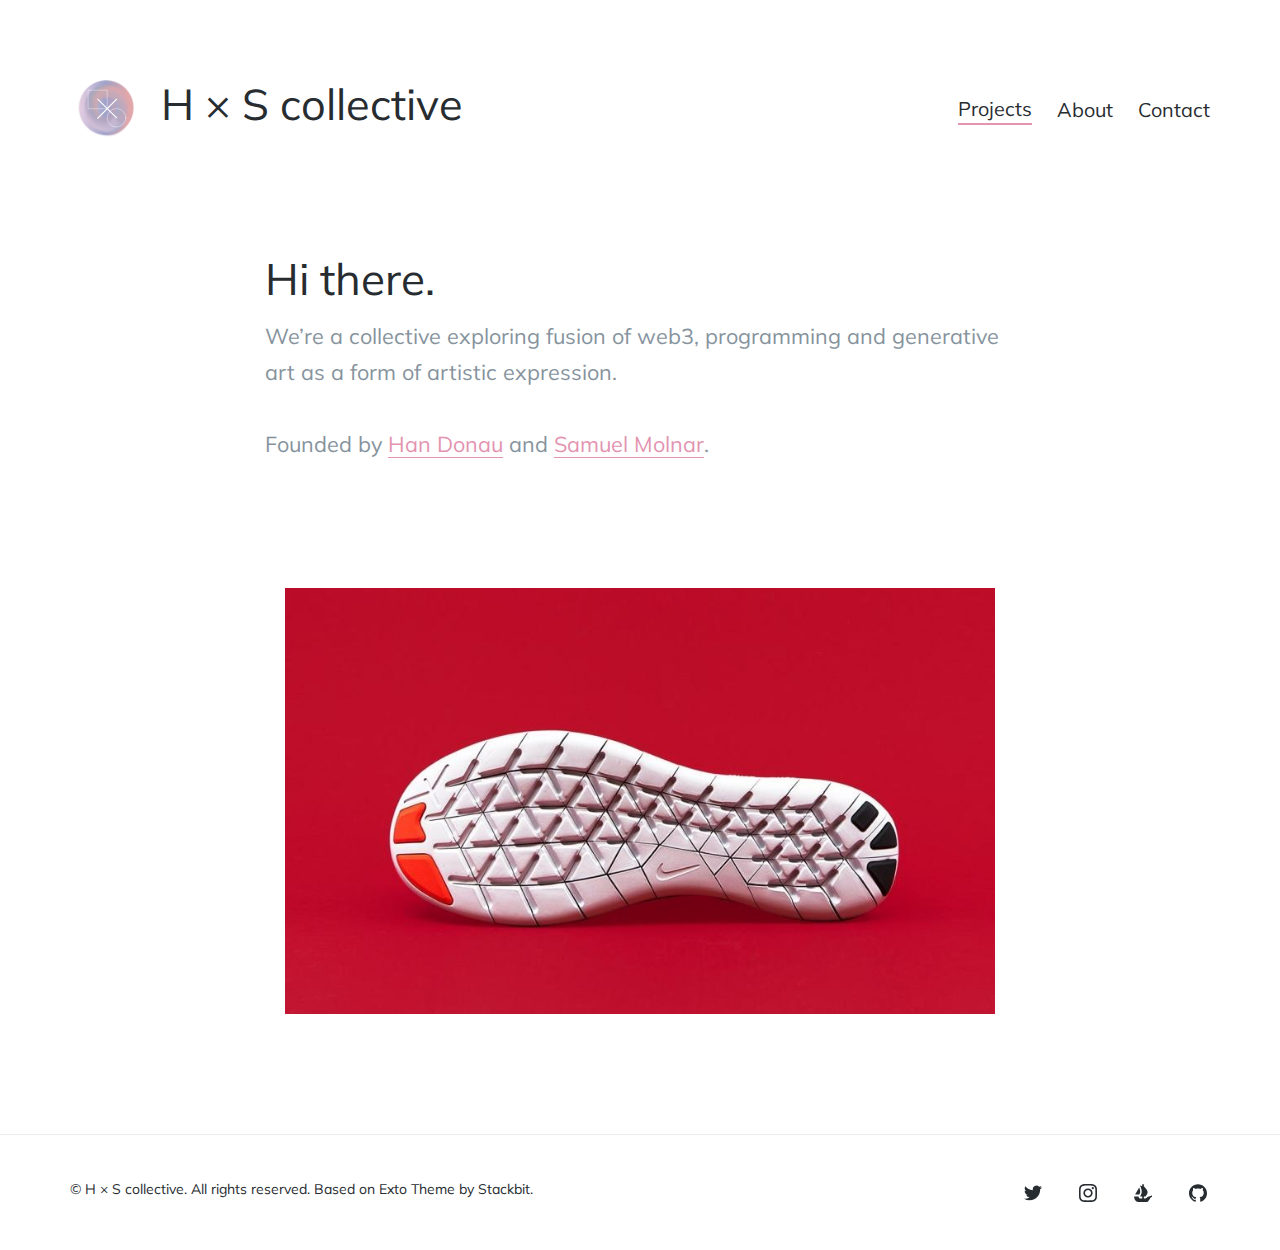
<file: index.html>
<!doctype html>
<html lang="en">
    <head>    

        <title>H × S collective</title>
        <meta charset="utf-8">
        <meta name="viewport" content="width=device-width, initial-scale=1.0" />
        <meta name="google" content="notranslate" />
        <meta name="description" content="We’re a collective exploring fusion of web3, programming and generative art as a form of artistic expression. Founded by hanillu.com and smolnar.eth." />
        
        
        
          
          
          
            <meta property="og:type" content="website">
          
        
          
          
          
            <meta property="og:title" content="H × S collective">
          
        
          
          
          
            <meta property="og:description" content="We’re a collective exploring fusion of web3, programming and generative art as a form of artistic expression. Founded by hanillu.com and smolnar.eth.">
          
        
          
          
          
            
            
          
        
          
          
          
            <meta name="twitter:card" content="summary_large_image">
          
        
          
          
          
            <meta name="twitter:title" content="H × S collective">
          
        
          
          
          
            <meta name="twitter:description" content="We’re a collective exploring fusion of web3, programming and generative art as a form of artistic expression. Founded by hanillu.com and smolnar.eth.">
          
        
          
          
          
            
            
          
        
        <link rel="preconnect" href="https://fonts.googleapis.com"> 
        <link rel="preconnect" href="https://fonts.gstatic.com" crossorigin> 
        <link href="https://fonts.googleapis.com/css?family=Muli:300,400,600,700" rel="stylesheet">
        <link href="https://fonts.googleapis.com/css2?family=Megrim" rel="stylesheet">
        <link rel="stylesheet" href="/css/main.css">
        
        
        <link rel="icon" href="/images/favicon.ico">
        
        
    </head>
    <body class="palette-light accent-pink">
        <div id="page" class="site">
  <header id="masthead" class="site-header outer">
  <div class="inner">
    <div class="site-header-inside">
      <div class="site-branding">
        <p class="site-title">
          <a href="/">
            <svg class="logo"><use xlink:href="/images/logo.svg#logo"></use></svg>
            <span>H × S collective</span>
          </a>
        </p>
      </div><!-- .site-branding -->
      
      
      <button id="menu-open" class="menu-toggle"><span class="screen-reader-text">Close Menu</span><span class="icon-menu" aria-hidden="true"></span></button>
      <nav id="main-navigation" class="site-navigation" aria-label="Main Navigation">
        <div class="site-nav-inside">
          <button id="menu-close" class="menu-toggle"><span class="screen-reader-text">Open Menu</span><span class="icon-close" aria-hidden="true"></span></button>
          <ul class="menu">
            
              
              
              <li class="menu-item current-menu-item">
                
                


<a href="/"
  
  
  class="">
  
    Projects
  
</a>

              </li>
            
              
              
              <li class="menu-item">
                
                


<a href="/about/"
  
  
  class="">
  
    About
  
</a>

              </li>
            
              
              
              <li class="menu-item">
                
                


<a href="/contact/"
  
  
  class="">
  
    Contact
  
</a>

              </li>
            
          </ul><!-- .menu -->
        </div><!-- .site-nav-inside -->
      </nav><!-- .site-navigation -->
      
    </div><!-- .site-header-inside -->
  </div><!-- .inner -->
</header><!-- .site-header -->

  <main id="content" class="site-content">
    



  
  
<section id="hero" class="block block-hero outer">
  <div class="inner">
    
    
    <div class="block-header inner-sm">
      <h2 class="block-title">Hi there.</h2>
    </div>
    
    
    
    <div class="block-content inner-sm">
      <p>We’re a collective exploring fusion of web3, programming and generative art as a form of artistic expression. <br /><br />Founded by <a href="https://hanillu.com" target="_blank">Han Donau</a> and <a href="https://twitter.com/samuelmolnar" target="_blank">Samuel Molnar</a>.</p>

    </div>
    
    
    
  </div><!-- .inner -->
</section><!-- .block -->


  
  
<section id="latest-projects" class="block-portfolio block outer">
  <div>
    
    <div class="block-content">
      <div class="portfolio-feed layout-mosaic">
        
        
        <article id="project-planemo" class="project">
          
          
          
          
          <a href="https://opensea.io/collection/planemo" target="_blank" class="project-link">
            
            
            <div class="project-thumbnail">
              <img src="/images/1_thumb.jpg" alt="Planemo #1" />
            </div>
            
            <header class="project-header">
              <h3 class="project-title">
                <span>Planemo</span>
                <br>
                <small>Planemo is a collection of 21 unique illustrations of dark, rogue parts of the universe.</small>
              </h3>
            </header>
          </a>
        </article>
        
      </div>
    </div>
  </div><!-- .inner -->
</section><!-- .block -->



  </main><!-- .site-content -->
  <footer id="colophon" class="site-footer outer">
  <div class="inner">
    <div class="site-footer-inside">
      <div class="site-info">
        
        
        <span class="copyright">&copy; H × S collective. All rights reserved. Based on Exto Theme by Stackbit.</span>
        
        
      </div><!-- .site-info -->
      
      
      <div class="social-links">
        
          


<a href="https://twitter.com/hxscollective"
   target="_blank"
   rel="noopener "
  class=" button-icon">
  
    
    
<svg class="icon" viewBox="0 0 24 24" xmlns="http://www.w3.org/2000/svg">
  
  <path d="M23.954 4.569a10 10 0 01-2.825.775 4.958 4.958 0 002.163-2.723c-.951.555-2.005.959-3.127 1.184a4.92 4.92 0 00-8.384 4.482C7.691 8.094 4.066 6.13 1.64 3.161a4.822 4.822 0 00-.666 2.475c0 1.71.87 3.213 2.188 4.096a4.904 4.904 0 01-2.228-.616v.061a4.923 4.923 0 003.946 4.827 4.996 4.996 0 01-2.212.085 4.937 4.937 0 004.604 3.417 9.868 9.868 0 01-6.102 2.105c-.39 0-.779-.023-1.17-.067a13.995 13.995 0 007.557 2.209c9.054 0 13.999-7.496 13.999-13.986 0-.209 0-.42-.015-.63a9.936 9.936 0 002.46-2.548l-.047-.02z"/>
  
</svg>

    <span class="screen-reader-text">Twitter</span>
  
</a>

        
          


<a href="https://www.instagram.com/hxscollective"
   target="_blank"
   rel="noopener "
  class=" button-icon">
  
    
    
<svg class="icon" viewBox="0 0 24 24" xmlns="http://www.w3.org/2000/svg">
  
  <path d="M12 0C8.74 0 8.333.015 7.053.072 5.775.132 4.905.333 4.14.63c-.789.306-1.459.717-2.126 1.384S.935 3.35.63 4.14C.333 4.905.131 5.775.072 7.053.012 8.333 0 8.74 0 12s.015 3.667.072 4.947c.06 1.277.261 2.148.558 2.913a5.885 5.885 0 001.384 2.126A5.868 5.868 0 004.14 23.37c.766.296 1.636.499 2.913.558C8.333 23.988 8.74 24 12 24s3.667-.015 4.947-.072c1.277-.06 2.148-.262 2.913-.558a5.898 5.898 0 002.126-1.384 5.86 5.86 0 001.384-2.126c.296-.765.499-1.636.558-2.913.06-1.28.072-1.687.072-4.947s-.015-3.667-.072-4.947c-.06-1.277-.262-2.149-.558-2.913a5.89 5.89 0 00-1.384-2.126A5.847 5.847 0 0019.86.63c-.765-.297-1.636-.499-2.913-.558C15.667.012 15.26 0 12 0zm0 2.16c3.203 0 3.585.016 4.85.071 1.17.055 1.805.249 2.227.415.562.217.96.477 1.382.896.419.42.679.819.896 1.381.164.422.36 1.057.413 2.227.057 1.266.07 1.646.07 4.85s-.015 3.585-.074 4.85c-.061 1.17-.256 1.805-.421 2.227a3.81 3.81 0 01-.899 1.382 3.744 3.744 0 01-1.38.896c-.42.164-1.065.36-2.235.413-1.274.057-1.649.07-4.859.07-3.211 0-3.586-.015-4.859-.074-1.171-.061-1.816-.256-2.236-.421a3.716 3.716 0 01-1.379-.899 3.644 3.644 0 01-.9-1.38c-.165-.42-.359-1.065-.42-2.235-.045-1.26-.061-1.649-.061-4.844 0-3.196.016-3.586.061-4.861.061-1.17.255-1.814.42-2.234.21-.57.479-.96.9-1.381.419-.419.81-.689 1.379-.898.42-.166 1.051-.361 2.221-.421 1.275-.045 1.65-.06 4.859-.06l.045.03zm0 3.678a6.162 6.162 0 100 12.324 6.162 6.162 0 100-12.324zM12 16c-2.21 0-4-1.79-4-4s1.79-4 4-4 4 1.79 4 4-1.79 4-4 4zm7.846-10.405a1.441 1.441 0 01-2.88 0 1.44 1.44 0 012.88 0z"/>
  
</svg>

    <span class="screen-reader-text">Instagram</span>
  
</a>

        
          


<a href="https://opensea.io/HxScollective"
   target="_blank"
   rel="noopener "
  class=" button-icon">
  
    
    
<svg class="icon" viewBox="0 0 24 24" xmlns="http://www.w3.org/2000/svg">
  
  <path xmlns="http://www.w3.org/2000/svg" d="m 1.5727616,13.848374 0.083965,-0.146516 5.0640081,-8.7943078 c 0.074016,-0.1287954 0.2480032,-0.1154457 0.3040234,0.024395 0.8459694,2.1048137 1.5760056,4.7224561 1.234001,6.3520908 -0.1459982,0.670486 -0.5460129,1.578586 -0.9960347,2.417822 -0.057966,0.12212 -0.1219895,0.242032 -0.1899924,0.357477 -0.03197,0.05326 -0.085999,0.08437 -0.1440086,0.08437 H 1.7207501 c -0.1400289,0 -0.2220044,-0.16875 -0.1479885,-0.295336 z" id="path835" style="stroke-width:0.455783"/>
  <path xmlns="http://www.w3.org/2000/svg" d="m 24.144742,15.482521 v 1.392068 c 0,0.07991 -0.044,0.150982 -0.108017,0.182052 -0.391968,0.186519 -1.733986,0.870355 -2.291982,1.731778 -1.423994,2.200233 -2.511997,5.346312 -4.944008,5.346312 H 6.6547223 c -3.5959766,0 -6.50997783,-3.245965 -6.50997783,-7.251258 v -0.128795 c 0,-0.106562 0.0779956,-0.193145 0.17398701,-0.193145 H 5.9747367 c 0.1119974,0 0.1940157,0.115445 0.1840232,0.237565 -0.040015,0.408525 0.02799,0.825934 0.2019753,1.205598 0.3359912,0.75707 1.032026,1.229993 1.7839941,1.229993 H 10.944744 V 16.807983 H 8.1767409 c -0.1420186,0 -0.225984,-0.182053 -0.1440087,-0.310848 0.030024,-0.05105 0.064023,-0.104353 0.1000147,-0.164284 0.2619755,-0.412943 0.6359912,-1.054616 1.007974,-1.785082 0.2540157,-0.492852 0.5000289,-1.019079 0.6980242,-1.547468 0.040015,-0.09547 0.071983,-0.193145 0.1039942,-0.288661 0.053987,-0.168702 0.1100077,-0.326359 0.1499787,-0.483968 0.04002,-0.133214 0.07203,-0.273102 0.104038,-0.404107 0.094,-0.448479 0.133972,-0.923611 0.133972,-1.416511 0,-0.193145 -0.008,-0.395175 -0.02401,-0.5883684 -0.008,-0.2109135 -0.03197,-0.421827 -0.05597,-0.6327408 -0.01601,-0.1865181 -0.04598,-0.3707793 -0.07799,-0.5639247 -0.04002,-0.2819867 -0.09599,-0.5617158 -0.160015,-0.8437022 L 9.9907562,7.6717567 C 9.9427391,7.4786113 9.9027249,7.2943018 9.8467481,7.1011567 9.6887235,6.4950205 9.5067337,5.9044433 9.3147509,5.3516114 9.2447582,5.131814 9.1647291,4.9209005 9.0847436,4.7099867 8.9667338,4.392464 8.8467335,4.1038505 8.7367265,3.8307482 8.6807496,3.7064187 8.6327324,3.5931822 8.584758,3.4777368 8.5307278,3.3467322 8.474751,3.2157759 8.4187307,3.0913983 8.3787595,2.9959299 8.3327322,2.9071371 8.3007206,2.818344 L 7.9587598,2.1167394 C 7.9107422,2.0212713 7.9907279,1.9080349 8.0847293,1.9368963 L 10.224744,2.580778 h 0.006 c 0.004,0 0.006,0.00221 0.008,0.00221 l 0.281961,0.086584 0.310035,0.097677 0.113988,0.035536 V 1.3907397 c 0,-0.68162724 0.491982,-1.23445893 1.099985,-1.23445893 0.304024,0 0.580015,0.13763165 0.778011,0.36189535 0.197995,0.22426374 0.322018,0.53064538 0.322018,0.87256358 V 3.486621 l 0.227974,0.071025 c 0.018,0.00668 0.03599,0.015561 0.05199,0.028862 0.05602,0.04663 0.136007,0.1154936 0.23801,0.1998204 0.07998,0.071073 0.165984,0.1576569 0.270022,0.24645 0.205999,0.1843091 0.451968,0.4218752 0.72199,0.6949295 0.07198,0.068864 0.141975,0.1398885 0.205999,0.2109615 0.347973,0.3596385 0.737995,0.7815135 1.109978,1.2477609 0.103993,0.1309566 0.205998,0.2641701 0.309992,0.4040591 0.104038,0.1420977 0.214002,0.2819865 0.310037,0.421875 0.125969,0.1864704 0.261975,0.3796158 0.379985,0.5816931 0.05597,0.095468 0.12,0.1931454 0.173987,0.2886132 0.152011,0.2553342 0.286027,0.5195525 0.414031,0.7837226 0.05398,0.1221204 0.109962,0.2553342 0.157981,0.3863385 0.141975,0.3530118 0.254016,0.7126977 0.325999,1.0723842 0.02202,0.0777 0.03797,0.162076 0.04598,0.237566 v 0.01772 c 0.02401,0.10661 0.03201,0.219846 0.04002,0.335291 0.03201,0.368523 0.01601,0.737093 -0.05602,1.107873 -0.02998,0.157657 -0.06999,0.306382 -0.117966,0.464038 -0.04802,0.150982 -0.09603,0.308591 -0.158025,0.457364 -0.12,0.308591 -0.261975,0.617229 -0.429993,0.905843 -0.05399,0.106561 -0.11801,0.219798 -0.181989,0.326359 -0.06999,0.113236 -0.14202,0.219845 -0.205999,0.324198 -0.08799,0.133213 -0.18199,0.273054 -0.278024,0.397384 -0.086,0.131004 -0.173988,0.262009 -0.269979,0.377454 -0.134016,0.175377 -0.262018,0.341918 -0.395991,0.501784 -0.08003,0.104352 -0.166028,0.210914 -0.254016,0.306382 -0.086,0.106561 -0.173987,0.202029 -0.254016,0.290822 -0.133973,0.148773 -0.24597,0.264219 -0.339971,0.359686 l -0.220015,0.224264 c -0.03201,0.03107 -0.07401,0.04884 -0.118009,0.04884 h -1.703966 v 2.426706 h 2.143994 c 0.480001,0 0.935991,-0.188727 1.303995,-0.535063 0.125969,-0.12212 0.676005,-0.650557 1.326012,-1.447582 0.02198,-0.02665 0.04996,-0.04663 0.08197,-0.05551 l 5.922029,-1.900532 c 0.110006,-0.03554 0.222002,0.05772 0.222002,0.186519 z" id="path837" style="stroke-width:0.455783"/>
  
</svg>

    <span class="screen-reader-text">OpenSea</span>
  
</a>

        
          


<a href="https://www.github.com/hxscollective"
   target="_blank"
   rel="noopener "
  class=" button-icon">
  
    
    
<svg class="icon" viewBox="0 0 24 24" xmlns="http://www.w3.org/2000/svg">
  
  <path d="M12 .297c-6.63 0-12 5.373-12 12 0 5.303 3.438 9.8 8.205 11.385.6.113.82-.258.82-.577 0-.285-.01-1.04-.015-2.04-3.338.724-4.042-1.61-4.042-1.61C4.422 18.07 3.633 17.7 3.633 17.7c-1.087-.744.084-.729.084-.729 1.205.084 1.838 1.236 1.838 1.236 1.07 1.835 2.809 1.305 3.495.998.108-.776.417-1.305.76-1.605-2.665-.3-5.466-1.332-5.466-5.93 0-1.31.465-2.38 1.235-3.22-.135-.303-.54-1.523.105-3.176 0 0 1.005-.322 3.3 1.23.96-.267 1.98-.399 3-.405 1.02.006 2.04.138 3 .405 2.28-1.552 3.285-1.23 3.285-1.23.645 1.653.24 2.873.12 3.176.765.84 1.23 1.91 1.23 3.22 0 4.61-2.805 5.625-5.475 5.92.42.36.81 1.096.81 2.22 0 1.606-.015 2.896-.015 3.286 0 .315.21.69.825.57C20.565 22.092 24 17.592 24 12.297c0-6.627-5.373-12-12-12"/>
  
</svg>

    <span class="screen-reader-text">GitHub</span>
  
</a>

        
      </div><!-- .social-links -->
      
    </div><!-- .site-footer-inside -->
  </div><!-- .inner -->
</footer><!-- .site-footer -->

</div><!-- .site -->

        <script src="/js/init.js"></script>
        <script src="/js/page-load.js"></script>
    </body> 
</html>
</file>
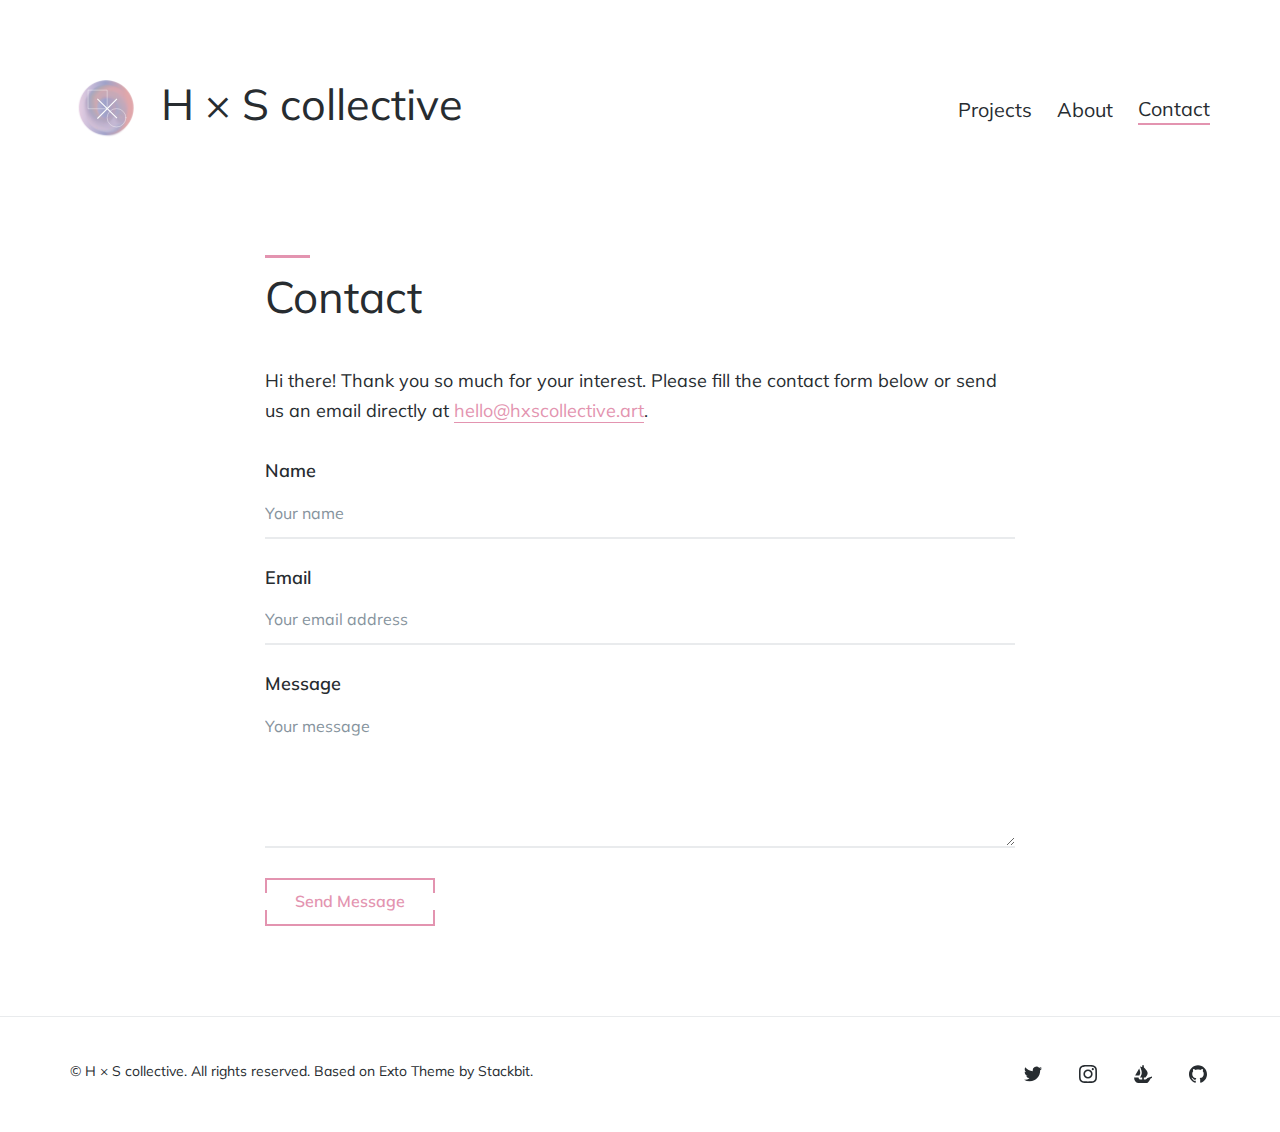
<file: contact/index.html>
<!doctype html>
<html lang="en">
    <head>    

        <title>Contact × H × S collective</title>
        <meta charset="utf-8">
        <meta name="viewport" content="width=device-width, initial-scale=1.0" />
        <meta name="google" content="notranslate" />
        <meta name="description" content="We’re a collective exploring fusion of web3, programming and generative art as a form of artistic expression. Founded by hanillu.com and smolnar.eth." />
        
        
        
          
          
          
            <meta property="og:type" content="website">
          
        
          
          
          
            <meta property="og:title" content="Contact × H × S collective">
          
        
          
          
          
            <meta property="og:description" content="We’re a collective exploring fusion of web3, programming and generative art as a form of artistic expression. Founded by hanillu.com and smolnar.eth.">
          
        
          
          
          
            
            
          
        
          
          
          
            <meta name="twitter:card" content="summary_large_image">
          
        
          
          
          
            <meta name="twitter:title" content="H × S collective">
          
        
          
          
          
            <meta name="twitter:description" content="We’re a collective exploring fusion of web3, programming and generative art as a form of artistic expression. Founded by hanillu.com and smolnar.eth.">
          
        
          
          
          
            
            
          
        
        <link rel="preconnect" href="https://fonts.googleapis.com"> 
        <link rel="preconnect" href="https://fonts.gstatic.com" crossorigin> 
        <link href="https://fonts.googleapis.com/css?family=Muli:300,400,600,700" rel="stylesheet">
        <link href="https://fonts.googleapis.com/css2?family=Megrim" rel="stylesheet">
        <link rel="stylesheet" href="/css/main.css">
        
        
        <link rel="icon" href="/images/favicon.ico">
        
        
    </head>
    <body class="palette-light accent-pink">
        <div id="page" class="site">
  <header id="masthead" class="site-header outer">
  <div class="inner">
    <div class="site-header-inside">
      <div class="site-branding">
        <p class="site-title">
          <a href="/">
            <svg class="logo"><use xlink:href="/images/logo.svg#logo"></use></svg>
            <span>H × S collective</span>
          </a>
        </p>
      </div><!-- .site-branding -->
      
      
      <button id="menu-open" class="menu-toggle"><span class="screen-reader-text">Close Menu</span><span class="icon-menu" aria-hidden="true"></span></button>
      <nav id="main-navigation" class="site-navigation" aria-label="Main Navigation">
        <div class="site-nav-inside">
          <button id="menu-close" class="menu-toggle"><span class="screen-reader-text">Open Menu</span><span class="icon-close" aria-hidden="true"></span></button>
          <ul class="menu">
            
              
              
              <li class="menu-item">
                
                


<a href="/"
  
  
  class="">
  
    Projects
  
</a>

              </li>
            
              
              
              <li class="menu-item">
                
                


<a href="/about/"
  
  
  class="">
  
    About
  
</a>

              </li>
            
              
              
              <li class="menu-item current-menu-item">
                
                


<a href="/contact/"
  
  
  class="">
  
    Contact
  
</a>

              </li>
            
          </ul><!-- .menu -->
        </div><!-- .site-nav-inside -->
      </nav><!-- .site-navigation -->
      
    </div><!-- .site-header-inside -->
  </div><!-- .inner -->
</header><!-- .site-header -->

  <main id="content" class="site-content">
    

<header class="page-header inner-sm outer">
  <h1 class="page-title line-top">Contact</h1>
</header><!-- .page-header -->



  
  
<section id="contact-form" class="block block-form outer">
  <div class="inner">
    
    <div class="block-content inner-sm">
      
      
      <p>Hi there! Thank you so much for your interest. Please fill the contact form below or send us an email directly at <a href="mailto:hello@hxscollective.art">hello@hxscollective.art</a>.</p>

      
      <form name="contactForm" id="contactForm"  action="https://formspree.io/f/xbjwkjaw" method="POST" data-netlify="true" data-netlify-honeypot="bot-field">
        <div class="screen-reader-text">
          <label id="contactForm-bot-label">Don't fill this out if you're human: <input aria-labelledby="contactForm-bot-label" name="bot-field" /></label>
        </div>
        <input type="hidden" aria-label="contactForm-name" name="form-name" value="contactForm" />
        
          
          

<div class="form-group">
  
  
  <label for="name">Name</label>
  
  <input type="text" name="name" id="name" placeholder="Your name" required />
  <span class="animate-border" aria-hidden="true"></span>
</div>


        
          
          

<div class="form-group">
  
  
  <label for="email">Email</label>
  
  <input type="email" name="email" id="email" placeholder="Your email address" required />
  <span class="animate-border" aria-hidden="true"></span>
</div>


        
          
          

<div class="form-group">
  
  
  <label for="message">Message</label>
  
  <textarea name="message" id="message" rows="5" placeholder="Your message"></textarea>
  <span class="animate-border" aria-hidden="true"></span>
</div>


        
        <div class="form-submit">
          <button type="submit" class="button">Send Message</button>
        </div>
      </form>
    </div>
  </div><!-- .inner -->
</section><!-- .block -->



  </main><!-- .site-content -->
  <footer id="colophon" class="site-footer outer">
  <div class="inner">
    <div class="site-footer-inside">
      <div class="site-info">
        
        
        <span class="copyright">&copy; H × S collective. All rights reserved. Based on Exto Theme by Stackbit.</span>
        
        
      </div><!-- .site-info -->
      
      
      <div class="social-links">
        
          


<a href="https://twitter.com/hxscollective"
   target="_blank"
   rel="noopener "
  class=" button-icon">
  
    
    
<svg class="icon" viewBox="0 0 24 24" xmlns="http://www.w3.org/2000/svg">
  
  <path d="M23.954 4.569a10 10 0 01-2.825.775 4.958 4.958 0 002.163-2.723c-.951.555-2.005.959-3.127 1.184a4.92 4.92 0 00-8.384 4.482C7.691 8.094 4.066 6.13 1.64 3.161a4.822 4.822 0 00-.666 2.475c0 1.71.87 3.213 2.188 4.096a4.904 4.904 0 01-2.228-.616v.061a4.923 4.923 0 003.946 4.827 4.996 4.996 0 01-2.212.085 4.937 4.937 0 004.604 3.417 9.868 9.868 0 01-6.102 2.105c-.39 0-.779-.023-1.17-.067a13.995 13.995 0 007.557 2.209c9.054 0 13.999-7.496 13.999-13.986 0-.209 0-.42-.015-.63a9.936 9.936 0 002.46-2.548l-.047-.02z"/>
  
</svg>

    <span class="screen-reader-text">Twitter</span>
  
</a>

        
          


<a href="https://www.instagram.com/hxscollective"
   target="_blank"
   rel="noopener "
  class=" button-icon">
  
    
    
<svg class="icon" viewBox="0 0 24 24" xmlns="http://www.w3.org/2000/svg">
  
  <path d="M12 0C8.74 0 8.333.015 7.053.072 5.775.132 4.905.333 4.14.63c-.789.306-1.459.717-2.126 1.384S.935 3.35.63 4.14C.333 4.905.131 5.775.072 7.053.012 8.333 0 8.74 0 12s.015 3.667.072 4.947c.06 1.277.261 2.148.558 2.913a5.885 5.885 0 001.384 2.126A5.868 5.868 0 004.14 23.37c.766.296 1.636.499 2.913.558C8.333 23.988 8.74 24 12 24s3.667-.015 4.947-.072c1.277-.06 2.148-.262 2.913-.558a5.898 5.898 0 002.126-1.384 5.86 5.86 0 001.384-2.126c.296-.765.499-1.636.558-2.913.06-1.28.072-1.687.072-4.947s-.015-3.667-.072-4.947c-.06-1.277-.262-2.149-.558-2.913a5.89 5.89 0 00-1.384-2.126A5.847 5.847 0 0019.86.63c-.765-.297-1.636-.499-2.913-.558C15.667.012 15.26 0 12 0zm0 2.16c3.203 0 3.585.016 4.85.071 1.17.055 1.805.249 2.227.415.562.217.96.477 1.382.896.419.42.679.819.896 1.381.164.422.36 1.057.413 2.227.057 1.266.07 1.646.07 4.85s-.015 3.585-.074 4.85c-.061 1.17-.256 1.805-.421 2.227a3.81 3.81 0 01-.899 1.382 3.744 3.744 0 01-1.38.896c-.42.164-1.065.36-2.235.413-1.274.057-1.649.07-4.859.07-3.211 0-3.586-.015-4.859-.074-1.171-.061-1.816-.256-2.236-.421a3.716 3.716 0 01-1.379-.899 3.644 3.644 0 01-.9-1.38c-.165-.42-.359-1.065-.42-2.235-.045-1.26-.061-1.649-.061-4.844 0-3.196.016-3.586.061-4.861.061-1.17.255-1.814.42-2.234.21-.57.479-.96.9-1.381.419-.419.81-.689 1.379-.898.42-.166 1.051-.361 2.221-.421 1.275-.045 1.65-.06 4.859-.06l.045.03zm0 3.678a6.162 6.162 0 100 12.324 6.162 6.162 0 100-12.324zM12 16c-2.21 0-4-1.79-4-4s1.79-4 4-4 4 1.79 4 4-1.79 4-4 4zm7.846-10.405a1.441 1.441 0 01-2.88 0 1.44 1.44 0 012.88 0z"/>
  
</svg>

    <span class="screen-reader-text">Instagram</span>
  
</a>

        
          


<a href="https://opensea.io/HxScollective"
   target="_blank"
   rel="noopener "
  class=" button-icon">
  
    
    
<svg class="icon" viewBox="0 0 24 24" xmlns="http://www.w3.org/2000/svg">
  
  <path xmlns="http://www.w3.org/2000/svg" d="m 1.5727616,13.848374 0.083965,-0.146516 5.0640081,-8.7943078 c 0.074016,-0.1287954 0.2480032,-0.1154457 0.3040234,0.024395 0.8459694,2.1048137 1.5760056,4.7224561 1.234001,6.3520908 -0.1459982,0.670486 -0.5460129,1.578586 -0.9960347,2.417822 -0.057966,0.12212 -0.1219895,0.242032 -0.1899924,0.357477 -0.03197,0.05326 -0.085999,0.08437 -0.1440086,0.08437 H 1.7207501 c -0.1400289,0 -0.2220044,-0.16875 -0.1479885,-0.295336 z" id="path835" style="stroke-width:0.455783"/>
  <path xmlns="http://www.w3.org/2000/svg" d="m 24.144742,15.482521 v 1.392068 c 0,0.07991 -0.044,0.150982 -0.108017,0.182052 -0.391968,0.186519 -1.733986,0.870355 -2.291982,1.731778 -1.423994,2.200233 -2.511997,5.346312 -4.944008,5.346312 H 6.6547223 c -3.5959766,0 -6.50997783,-3.245965 -6.50997783,-7.251258 v -0.128795 c 0,-0.106562 0.0779956,-0.193145 0.17398701,-0.193145 H 5.9747367 c 0.1119974,0 0.1940157,0.115445 0.1840232,0.237565 -0.040015,0.408525 0.02799,0.825934 0.2019753,1.205598 0.3359912,0.75707 1.032026,1.229993 1.7839941,1.229993 H 10.944744 V 16.807983 H 8.1767409 c -0.1420186,0 -0.225984,-0.182053 -0.1440087,-0.310848 0.030024,-0.05105 0.064023,-0.104353 0.1000147,-0.164284 0.2619755,-0.412943 0.6359912,-1.054616 1.007974,-1.785082 0.2540157,-0.492852 0.5000289,-1.019079 0.6980242,-1.547468 0.040015,-0.09547 0.071983,-0.193145 0.1039942,-0.288661 0.053987,-0.168702 0.1100077,-0.326359 0.1499787,-0.483968 0.04002,-0.133214 0.07203,-0.273102 0.104038,-0.404107 0.094,-0.448479 0.133972,-0.923611 0.133972,-1.416511 0,-0.193145 -0.008,-0.395175 -0.02401,-0.5883684 -0.008,-0.2109135 -0.03197,-0.421827 -0.05597,-0.6327408 -0.01601,-0.1865181 -0.04598,-0.3707793 -0.07799,-0.5639247 -0.04002,-0.2819867 -0.09599,-0.5617158 -0.160015,-0.8437022 L 9.9907562,7.6717567 C 9.9427391,7.4786113 9.9027249,7.2943018 9.8467481,7.1011567 9.6887235,6.4950205 9.5067337,5.9044433 9.3147509,5.3516114 9.2447582,5.131814 9.1647291,4.9209005 9.0847436,4.7099867 8.9667338,4.392464 8.8467335,4.1038505 8.7367265,3.8307482 8.6807496,3.7064187 8.6327324,3.5931822 8.584758,3.4777368 8.5307278,3.3467322 8.474751,3.2157759 8.4187307,3.0913983 8.3787595,2.9959299 8.3327322,2.9071371 8.3007206,2.818344 L 7.9587598,2.1167394 C 7.9107422,2.0212713 7.9907279,1.9080349 8.0847293,1.9368963 L 10.224744,2.580778 h 0.006 c 0.004,0 0.006,0.00221 0.008,0.00221 l 0.281961,0.086584 0.310035,0.097677 0.113988,0.035536 V 1.3907397 c 0,-0.68162724 0.491982,-1.23445893 1.099985,-1.23445893 0.304024,0 0.580015,0.13763165 0.778011,0.36189535 0.197995,0.22426374 0.322018,0.53064538 0.322018,0.87256358 V 3.486621 l 0.227974,0.071025 c 0.018,0.00668 0.03599,0.015561 0.05199,0.028862 0.05602,0.04663 0.136007,0.1154936 0.23801,0.1998204 0.07998,0.071073 0.165984,0.1576569 0.270022,0.24645 0.205999,0.1843091 0.451968,0.4218752 0.72199,0.6949295 0.07198,0.068864 0.141975,0.1398885 0.205999,0.2109615 0.347973,0.3596385 0.737995,0.7815135 1.109978,1.2477609 0.103993,0.1309566 0.205998,0.2641701 0.309992,0.4040591 0.104038,0.1420977 0.214002,0.2819865 0.310037,0.421875 0.125969,0.1864704 0.261975,0.3796158 0.379985,0.5816931 0.05597,0.095468 0.12,0.1931454 0.173987,0.2886132 0.152011,0.2553342 0.286027,0.5195525 0.414031,0.7837226 0.05398,0.1221204 0.109962,0.2553342 0.157981,0.3863385 0.141975,0.3530118 0.254016,0.7126977 0.325999,1.0723842 0.02202,0.0777 0.03797,0.162076 0.04598,0.237566 v 0.01772 c 0.02401,0.10661 0.03201,0.219846 0.04002,0.335291 0.03201,0.368523 0.01601,0.737093 -0.05602,1.107873 -0.02998,0.157657 -0.06999,0.306382 -0.117966,0.464038 -0.04802,0.150982 -0.09603,0.308591 -0.158025,0.457364 -0.12,0.308591 -0.261975,0.617229 -0.429993,0.905843 -0.05399,0.106561 -0.11801,0.219798 -0.181989,0.326359 -0.06999,0.113236 -0.14202,0.219845 -0.205999,0.324198 -0.08799,0.133213 -0.18199,0.273054 -0.278024,0.397384 -0.086,0.131004 -0.173988,0.262009 -0.269979,0.377454 -0.134016,0.175377 -0.262018,0.341918 -0.395991,0.501784 -0.08003,0.104352 -0.166028,0.210914 -0.254016,0.306382 -0.086,0.106561 -0.173987,0.202029 -0.254016,0.290822 -0.133973,0.148773 -0.24597,0.264219 -0.339971,0.359686 l -0.220015,0.224264 c -0.03201,0.03107 -0.07401,0.04884 -0.118009,0.04884 h -1.703966 v 2.426706 h 2.143994 c 0.480001,0 0.935991,-0.188727 1.303995,-0.535063 0.125969,-0.12212 0.676005,-0.650557 1.326012,-1.447582 0.02198,-0.02665 0.04996,-0.04663 0.08197,-0.05551 l 5.922029,-1.900532 c 0.110006,-0.03554 0.222002,0.05772 0.222002,0.186519 z" id="path837" style="stroke-width:0.455783"/>
  
</svg>

    <span class="screen-reader-text">OpenSea</span>
  
</a>

        
          


<a href="https://www.github.com/hxscollective"
   target="_blank"
   rel="noopener "
  class=" button-icon">
  
    
    
<svg class="icon" viewBox="0 0 24 24" xmlns="http://www.w3.org/2000/svg">
  
  <path d="M12 .297c-6.63 0-12 5.373-12 12 0 5.303 3.438 9.8 8.205 11.385.6.113.82-.258.82-.577 0-.285-.01-1.04-.015-2.04-3.338.724-4.042-1.61-4.042-1.61C4.422 18.07 3.633 17.7 3.633 17.7c-1.087-.744.084-.729.084-.729 1.205.084 1.838 1.236 1.838 1.236 1.07 1.835 2.809 1.305 3.495.998.108-.776.417-1.305.76-1.605-2.665-.3-5.466-1.332-5.466-5.93 0-1.31.465-2.38 1.235-3.22-.135-.303-.54-1.523.105-3.176 0 0 1.005-.322 3.3 1.23.96-.267 1.98-.399 3-.405 1.02.006 2.04.138 3 .405 2.28-1.552 3.285-1.23 3.285-1.23.645 1.653.24 2.873.12 3.176.765.84 1.23 1.91 1.23 3.22 0 4.61-2.805 5.625-5.475 5.92.42.36.81 1.096.81 2.22 0 1.606-.015 2.896-.015 3.286 0 .315.21.69.825.57C20.565 22.092 24 17.592 24 12.297c0-6.627-5.373-12-12-12"/>
  
</svg>

    <span class="screen-reader-text">GitHub</span>
  
</a>

        
      </div><!-- .social-links -->
      
    </div><!-- .site-footer-inside -->
  </div><!-- .inner -->
</footer><!-- .site-footer -->

</div><!-- .site -->

        <script src="/js/init.js"></script>
        <script src="/js/page-load.js"></script>
    </body> 
</html>
</file>
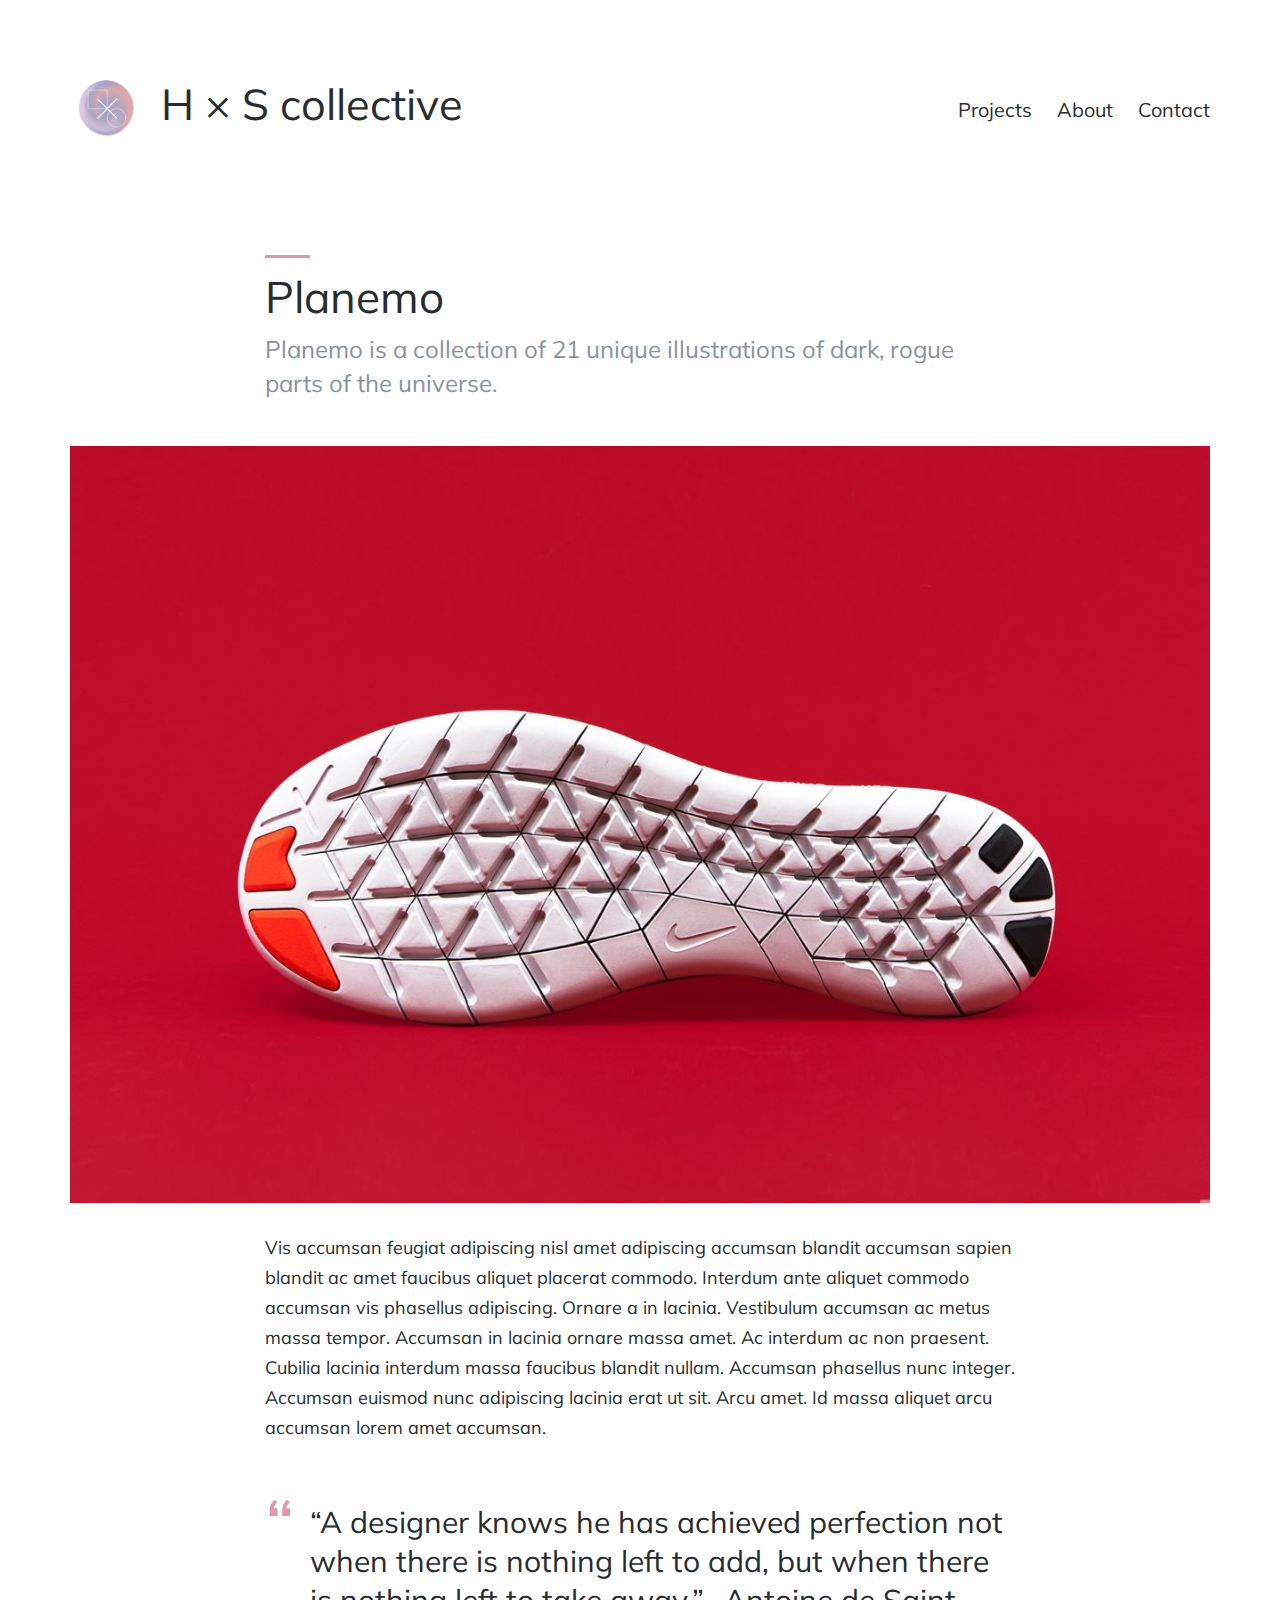
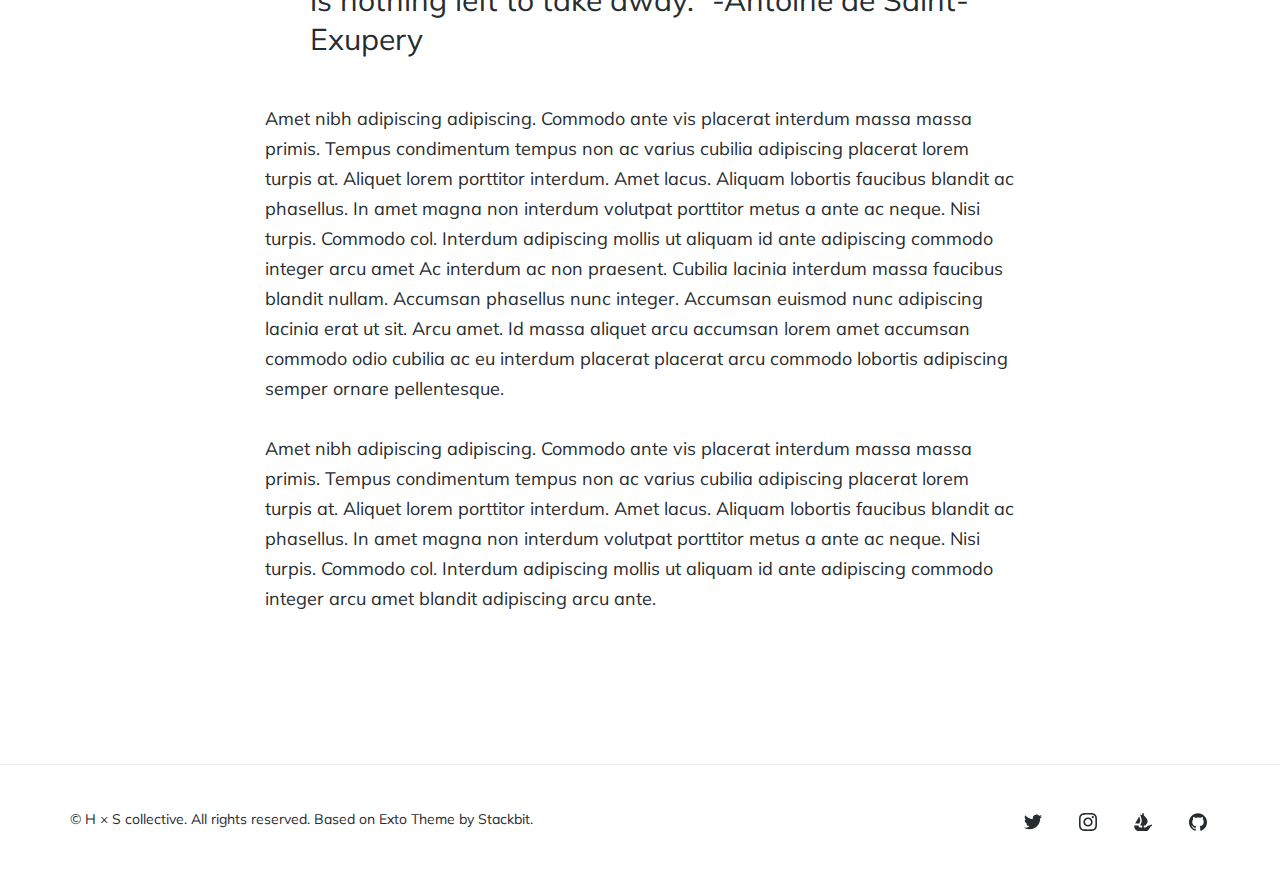
<file: projects/planemo/index.html>
<!doctype html>
<html lang="en">
    <head>    

        <title>Planemo</title>
        <meta charset="utf-8">
        <meta name="viewport" content="width=device-width, initial-scale=1.0" />
        <meta name="google" content="notranslate" />
        <meta name="description" content="Planemo is a collection of 21 unique illustrations of dark, rogue parts of the universe. We've built the collection around a concept of Planemo — a large planet that does not orbit a star, but rather wander cold and alone through the cosmos. It is believed that most planemos once orbited their mother star but were ejected from the star system by gravitational interaction with another massive object. Claim your Planemo and fill the void. Make its lone dark part of the universe your own." />
        
        
        
          
          
          
            <meta property="og:type" content="website">
          
        
          
          
          
            <meta property="og:title" content="Planemo">
          
        
          
          
          
            <meta property="og:description" content="Planemo is a collection of 21 unique illustrations of dark, rogue parts of the universe. We've built the collection around a concept of Planemo — a large planet that does not orbit a star, but rather wander cold and alone through the cosmos. It is believed that most planemos once orbited their mother star but were ejected from the star system by gravitational interaction with another massive object. Claim your Planemo and fill the void. Make its lone dark part of the universe your own.">
          
        
          
          
          
            
            
          
        
          
          
          
            <meta name="twitter:card" content="summary_large_image">
          
        
          
          
          
            <meta name="twitter:title" content="Planemo">
          
        
          
          
          
            <meta name="twitter:description" content="Planemo is a collection of 21 unique illustrations of dark, rogue parts of the universe. We've built the collection around a concept of Planemo — a large planet that does not orbit a star, but rather wander cold and alone through the cosmos. It is believed that most planemos once orbited their mother star but were ejected from the star system by gravitational interaction with another massive object. Claim your Planemo and fill the void. Make its lone dark part of the universe your own.">
          
        
          
          
          
            
            
          
        
        <link rel="preconnect" href="https://fonts.googleapis.com"> 
        <link rel="preconnect" href="https://fonts.gstatic.com" crossorigin> 
        <link href="https://fonts.googleapis.com/css?family=Muli:300,400,600,700" rel="stylesheet">
        <link href="https://fonts.googleapis.com/css2?family=Megrim" rel="stylesheet">
        <link rel="stylesheet" href="/css/main.css">
        
        
        <link rel="icon" href="/images/favicon.ico">
        
        
    </head>
    <body class="palette-light accent-pink">
        <div id="page" class="site">
  <header id="masthead" class="site-header outer">
  <div class="inner">
    <div class="site-header-inside">
      <div class="site-branding">
        <p class="site-title">
          <a href="/">
            <svg class="logo"><use xlink:href="/images/logo.svg#logo"></use></svg>
            <span>H × S collective</span>
          </a>
        </p>
      </div><!-- .site-branding -->
      
      
      <button id="menu-open" class="menu-toggle"><span class="screen-reader-text">Close Menu</span><span class="icon-menu" aria-hidden="true"></span></button>
      <nav id="main-navigation" class="site-navigation" aria-label="Main Navigation">
        <div class="site-nav-inside">
          <button id="menu-close" class="menu-toggle"><span class="screen-reader-text">Open Menu</span><span class="icon-close" aria-hidden="true"></span></button>
          <ul class="menu">
            
              
              
              <li class="menu-item">
                
                


<a href="/"
  
  
  class="">
  
    Projects
  
</a>

              </li>
            
              
              
              <li class="menu-item">
                
                


<a href="/about/"
  
  
  class="">
  
    About
  
</a>

              </li>
            
              
              
              <li class="menu-item">
                
                


<a href="/contact/"
  
  
  class="">
  
    Contact
  
</a>

              </li>
            
          </ul><!-- .menu -->
        </div><!-- .site-nav-inside -->
      </nav><!-- .site-navigation -->
      
    </div><!-- .site-header-inside -->
  </div><!-- .inner -->
</header><!-- .site-header -->

  <main id="content" class="site-content">
    <div class="inner outer">

  <article class="post post-full">
    <header class="post-header inner-sm">
      <h1 class="post-title line-top">Planemo</h1>
      
      
      <div class="post-subtitle">
        Planemo is a collection of 21 unique illustrations of dark, rogue parts of the universe.
      </div>
      
    </header>
    
    
    <div class="post-image">
      <img src="/images/1.jpg" alt="Planemo #1" />
    </div><!-- .post-image -->
    
    <div class="post-content inner-sm">
      <p>Vis accumsan feugiat adipiscing nisl amet adipiscing accumsan blandit accumsan sapien blandit ac amet faucibus aliquet placerat commodo. Interdum ante aliquet commodo accumsan vis phasellus adipiscing. Ornare a in lacinia. Vestibulum accumsan ac metus massa tempor. Accumsan in lacinia ornare massa amet. Ac interdum ac non praesent. Cubilia lacinia interdum massa faucibus blandit nullam. Accumsan phasellus nunc integer. Accumsan euismod nunc adipiscing lacinia erat ut sit. Arcu amet. Id massa aliquet arcu accumsan lorem amet accumsan.</p>

<blockquote>
  <p>“A designer knows he has achieved perfection not when there is nothing left to add, but when there is nothing left to take away.” -Antoine de Saint-Exupery</p>
</blockquote>

<p>Amet nibh adipiscing adipiscing. Commodo ante vis placerat interdum massa massa primis. Tempus condimentum tempus non ac varius cubilia adipiscing placerat lorem turpis at. Aliquet lorem porttitor interdum. Amet lacus. Aliquam lobortis faucibus blandit ac phasellus. In amet magna non interdum volutpat porttitor metus a ante ac neque. Nisi turpis. Commodo col. Interdum adipiscing mollis ut aliquam id ante adipiscing commodo integer arcu amet Ac interdum ac non praesent. Cubilia lacinia interdum massa faucibus blandit nullam. Accumsan phasellus nunc integer. Accumsan euismod nunc adipiscing lacinia erat ut sit. Arcu amet. Id massa aliquet arcu accumsan lorem amet accumsan commodo odio cubilia ac eu interdum placerat placerat arcu commodo lobortis adipiscing semper ornare pellentesque.</p>

<p>Amet nibh adipiscing adipiscing. Commodo ante vis placerat interdum massa massa primis. Tempus condimentum tempus non ac varius cubilia adipiscing placerat lorem turpis at. Aliquet lorem porttitor interdum. Amet lacus. Aliquam lobortis faucibus blandit ac phasellus. In amet magna non interdum volutpat porttitor metus a ante ac neque. Nisi turpis. Commodo col. Interdum adipiscing mollis ut aliquam id ante adipiscing commodo integer arcu amet blandit adipiscing arcu ante.</p>

    </div>
  </article><!-- .post -->

</div><!-- .inner -->

  </main><!-- .site-content -->
  <footer id="colophon" class="site-footer outer">
  <div class="inner">
    <div class="site-footer-inside">
      <div class="site-info">
        
        
        <span class="copyright">&copy; H × S collective. All rights reserved. Based on Exto Theme by Stackbit.</span>
        
        
      </div><!-- .site-info -->
      
      
      <div class="social-links">
        
          


<a href="https://twitter.com/hxscollective"
   target="_blank"
   rel="noopener "
  class=" button-icon">
  
    
    
<svg class="icon" viewBox="0 0 24 24" xmlns="http://www.w3.org/2000/svg">
  
  <path d="M23.954 4.569a10 10 0 01-2.825.775 4.958 4.958 0 002.163-2.723c-.951.555-2.005.959-3.127 1.184a4.92 4.92 0 00-8.384 4.482C7.691 8.094 4.066 6.13 1.64 3.161a4.822 4.822 0 00-.666 2.475c0 1.71.87 3.213 2.188 4.096a4.904 4.904 0 01-2.228-.616v.061a4.923 4.923 0 003.946 4.827 4.996 4.996 0 01-2.212.085 4.937 4.937 0 004.604 3.417 9.868 9.868 0 01-6.102 2.105c-.39 0-.779-.023-1.17-.067a13.995 13.995 0 007.557 2.209c9.054 0 13.999-7.496 13.999-13.986 0-.209 0-.42-.015-.63a9.936 9.936 0 002.46-2.548l-.047-.02z"/>
  
</svg>

    <span class="screen-reader-text">Twitter</span>
  
</a>

        
          


<a href="https://www.instagram.com/hxscollective"
   target="_blank"
   rel="noopener "
  class=" button-icon">
  
    
    
<svg class="icon" viewBox="0 0 24 24" xmlns="http://www.w3.org/2000/svg">
  
  <path d="M12 0C8.74 0 8.333.015 7.053.072 5.775.132 4.905.333 4.14.63c-.789.306-1.459.717-2.126 1.384S.935 3.35.63 4.14C.333 4.905.131 5.775.072 7.053.012 8.333 0 8.74 0 12s.015 3.667.072 4.947c.06 1.277.261 2.148.558 2.913a5.885 5.885 0 001.384 2.126A5.868 5.868 0 004.14 23.37c.766.296 1.636.499 2.913.558C8.333 23.988 8.74 24 12 24s3.667-.015 4.947-.072c1.277-.06 2.148-.262 2.913-.558a5.898 5.898 0 002.126-1.384 5.86 5.86 0 001.384-2.126c.296-.765.499-1.636.558-2.913.06-1.28.072-1.687.072-4.947s-.015-3.667-.072-4.947c-.06-1.277-.262-2.149-.558-2.913a5.89 5.89 0 00-1.384-2.126A5.847 5.847 0 0019.86.63c-.765-.297-1.636-.499-2.913-.558C15.667.012 15.26 0 12 0zm0 2.16c3.203 0 3.585.016 4.85.071 1.17.055 1.805.249 2.227.415.562.217.96.477 1.382.896.419.42.679.819.896 1.381.164.422.36 1.057.413 2.227.057 1.266.07 1.646.07 4.85s-.015 3.585-.074 4.85c-.061 1.17-.256 1.805-.421 2.227a3.81 3.81 0 01-.899 1.382 3.744 3.744 0 01-1.38.896c-.42.164-1.065.36-2.235.413-1.274.057-1.649.07-4.859.07-3.211 0-3.586-.015-4.859-.074-1.171-.061-1.816-.256-2.236-.421a3.716 3.716 0 01-1.379-.899 3.644 3.644 0 01-.9-1.38c-.165-.42-.359-1.065-.42-2.235-.045-1.26-.061-1.649-.061-4.844 0-3.196.016-3.586.061-4.861.061-1.17.255-1.814.42-2.234.21-.57.479-.96.9-1.381.419-.419.81-.689 1.379-.898.42-.166 1.051-.361 2.221-.421 1.275-.045 1.65-.06 4.859-.06l.045.03zm0 3.678a6.162 6.162 0 100 12.324 6.162 6.162 0 100-12.324zM12 16c-2.21 0-4-1.79-4-4s1.79-4 4-4 4 1.79 4 4-1.79 4-4 4zm7.846-10.405a1.441 1.441 0 01-2.88 0 1.44 1.44 0 012.88 0z"/>
  
</svg>

    <span class="screen-reader-text">Instagram</span>
  
</a>

        
          


<a href="https://opensea.io/HxScollective"
   target="_blank"
   rel="noopener "
  class=" button-icon">
  
    
    
<svg class="icon" viewBox="0 0 24 24" xmlns="http://www.w3.org/2000/svg">
  
  <path xmlns="http://www.w3.org/2000/svg" d="m 1.5727616,13.848374 0.083965,-0.146516 5.0640081,-8.7943078 c 0.074016,-0.1287954 0.2480032,-0.1154457 0.3040234,0.024395 0.8459694,2.1048137 1.5760056,4.7224561 1.234001,6.3520908 -0.1459982,0.670486 -0.5460129,1.578586 -0.9960347,2.417822 -0.057966,0.12212 -0.1219895,0.242032 -0.1899924,0.357477 -0.03197,0.05326 -0.085999,0.08437 -0.1440086,0.08437 H 1.7207501 c -0.1400289,0 -0.2220044,-0.16875 -0.1479885,-0.295336 z" id="path835" style="stroke-width:0.455783"/>
  <path xmlns="http://www.w3.org/2000/svg" d="m 24.144742,15.482521 v 1.392068 c 0,0.07991 -0.044,0.150982 -0.108017,0.182052 -0.391968,0.186519 -1.733986,0.870355 -2.291982,1.731778 -1.423994,2.200233 -2.511997,5.346312 -4.944008,5.346312 H 6.6547223 c -3.5959766,0 -6.50997783,-3.245965 -6.50997783,-7.251258 v -0.128795 c 0,-0.106562 0.0779956,-0.193145 0.17398701,-0.193145 H 5.9747367 c 0.1119974,0 0.1940157,0.115445 0.1840232,0.237565 -0.040015,0.408525 0.02799,0.825934 0.2019753,1.205598 0.3359912,0.75707 1.032026,1.229993 1.7839941,1.229993 H 10.944744 V 16.807983 H 8.1767409 c -0.1420186,0 -0.225984,-0.182053 -0.1440087,-0.310848 0.030024,-0.05105 0.064023,-0.104353 0.1000147,-0.164284 0.2619755,-0.412943 0.6359912,-1.054616 1.007974,-1.785082 0.2540157,-0.492852 0.5000289,-1.019079 0.6980242,-1.547468 0.040015,-0.09547 0.071983,-0.193145 0.1039942,-0.288661 0.053987,-0.168702 0.1100077,-0.326359 0.1499787,-0.483968 0.04002,-0.133214 0.07203,-0.273102 0.104038,-0.404107 0.094,-0.448479 0.133972,-0.923611 0.133972,-1.416511 0,-0.193145 -0.008,-0.395175 -0.02401,-0.5883684 -0.008,-0.2109135 -0.03197,-0.421827 -0.05597,-0.6327408 -0.01601,-0.1865181 -0.04598,-0.3707793 -0.07799,-0.5639247 -0.04002,-0.2819867 -0.09599,-0.5617158 -0.160015,-0.8437022 L 9.9907562,7.6717567 C 9.9427391,7.4786113 9.9027249,7.2943018 9.8467481,7.1011567 9.6887235,6.4950205 9.5067337,5.9044433 9.3147509,5.3516114 9.2447582,5.131814 9.1647291,4.9209005 9.0847436,4.7099867 8.9667338,4.392464 8.8467335,4.1038505 8.7367265,3.8307482 8.6807496,3.7064187 8.6327324,3.5931822 8.584758,3.4777368 8.5307278,3.3467322 8.474751,3.2157759 8.4187307,3.0913983 8.3787595,2.9959299 8.3327322,2.9071371 8.3007206,2.818344 L 7.9587598,2.1167394 C 7.9107422,2.0212713 7.9907279,1.9080349 8.0847293,1.9368963 L 10.224744,2.580778 h 0.006 c 0.004,0 0.006,0.00221 0.008,0.00221 l 0.281961,0.086584 0.310035,0.097677 0.113988,0.035536 V 1.3907397 c 0,-0.68162724 0.491982,-1.23445893 1.099985,-1.23445893 0.304024,0 0.580015,0.13763165 0.778011,0.36189535 0.197995,0.22426374 0.322018,0.53064538 0.322018,0.87256358 V 3.486621 l 0.227974,0.071025 c 0.018,0.00668 0.03599,0.015561 0.05199,0.028862 0.05602,0.04663 0.136007,0.1154936 0.23801,0.1998204 0.07998,0.071073 0.165984,0.1576569 0.270022,0.24645 0.205999,0.1843091 0.451968,0.4218752 0.72199,0.6949295 0.07198,0.068864 0.141975,0.1398885 0.205999,0.2109615 0.347973,0.3596385 0.737995,0.7815135 1.109978,1.2477609 0.103993,0.1309566 0.205998,0.2641701 0.309992,0.4040591 0.104038,0.1420977 0.214002,0.2819865 0.310037,0.421875 0.125969,0.1864704 0.261975,0.3796158 0.379985,0.5816931 0.05597,0.095468 0.12,0.1931454 0.173987,0.2886132 0.152011,0.2553342 0.286027,0.5195525 0.414031,0.7837226 0.05398,0.1221204 0.109962,0.2553342 0.157981,0.3863385 0.141975,0.3530118 0.254016,0.7126977 0.325999,1.0723842 0.02202,0.0777 0.03797,0.162076 0.04598,0.237566 v 0.01772 c 0.02401,0.10661 0.03201,0.219846 0.04002,0.335291 0.03201,0.368523 0.01601,0.737093 -0.05602,1.107873 -0.02998,0.157657 -0.06999,0.306382 -0.117966,0.464038 -0.04802,0.150982 -0.09603,0.308591 -0.158025,0.457364 -0.12,0.308591 -0.261975,0.617229 -0.429993,0.905843 -0.05399,0.106561 -0.11801,0.219798 -0.181989,0.326359 -0.06999,0.113236 -0.14202,0.219845 -0.205999,0.324198 -0.08799,0.133213 -0.18199,0.273054 -0.278024,0.397384 -0.086,0.131004 -0.173988,0.262009 -0.269979,0.377454 -0.134016,0.175377 -0.262018,0.341918 -0.395991,0.501784 -0.08003,0.104352 -0.166028,0.210914 -0.254016,0.306382 -0.086,0.106561 -0.173987,0.202029 -0.254016,0.290822 -0.133973,0.148773 -0.24597,0.264219 -0.339971,0.359686 l -0.220015,0.224264 c -0.03201,0.03107 -0.07401,0.04884 -0.118009,0.04884 h -1.703966 v 2.426706 h 2.143994 c 0.480001,0 0.935991,-0.188727 1.303995,-0.535063 0.125969,-0.12212 0.676005,-0.650557 1.326012,-1.447582 0.02198,-0.02665 0.04996,-0.04663 0.08197,-0.05551 l 5.922029,-1.900532 c 0.110006,-0.03554 0.222002,0.05772 0.222002,0.186519 z" id="path837" style="stroke-width:0.455783"/>
  
</svg>

    <span class="screen-reader-text">OpenSea</span>
  
</a>

        
          


<a href="https://www.github.com/hxscollective"
   target="_blank"
   rel="noopener "
  class=" button-icon">
  
    
    
<svg class="icon" viewBox="0 0 24 24" xmlns="http://www.w3.org/2000/svg">
  
  <path d="M12 .297c-6.63 0-12 5.373-12 12 0 5.303 3.438 9.8 8.205 11.385.6.113.82-.258.82-.577 0-.285-.01-1.04-.015-2.04-3.338.724-4.042-1.61-4.042-1.61C4.422 18.07 3.633 17.7 3.633 17.7c-1.087-.744.084-.729.084-.729 1.205.084 1.838 1.236 1.838 1.236 1.07 1.835 2.809 1.305 3.495.998.108-.776.417-1.305.76-1.605-2.665-.3-5.466-1.332-5.466-5.93 0-1.31.465-2.38 1.235-3.22-.135-.303-.54-1.523.105-3.176 0 0 1.005-.322 3.3 1.23.96-.267 1.98-.399 3-.405 1.02.006 2.04.138 3 .405 2.28-1.552 3.285-1.23 3.285-1.23.645 1.653.24 2.873.12 3.176.765.84 1.23 1.91 1.23 3.22 0 4.61-2.805 5.625-5.475 5.92.42.36.81 1.096.81 2.22 0 1.606-.015 2.896-.015 3.286 0 .315.21.69.825.57C20.565 22.092 24 17.592 24 12.297c0-6.627-5.373-12-12-12"/>
  
</svg>

    <span class="screen-reader-text">GitHub</span>
  
</a>

        
      </div><!-- .social-links -->
      
    </div><!-- .site-footer-inside -->
  </div><!-- .inner -->
</footer><!-- .site-footer -->

</div><!-- .site -->

        <script src="/js/init.js"></script>
        <script src="/js/page-load.js"></script>
    </body> 
</html>
</file>
<file: css/main.css>
/**
 * Reset
 * normalize.css v7.0.0 | MIT License | github.com/necolas/normalize.css
 * ----------------------------------------------------------------------------
 */
html {
  -ms-text-size-adjust: 100%;
  -webkit-text-size-adjust: 100%; }

body {
  margin: 0; }

article,
aside,
details,
figcaption,
figure,
footer,
header,
main,
nav,
section {
  display: block; }

summary {
  display: list-item; }

figure {
  margin: 0; }

pre,
code,
kbd,
samp {
  font-family: Consolas, Monaco, "Andale Mono", "Ubuntu Mono", monospace;
  font-size: 1em; }

audio,
canvas,
video {
  display: inline-block; }

audio:not([controls]) {
  display: none;
  height: 0; }

[hidden],
template {
  display: none; }

a {
  background-color: transparent;
  -webkit-text-decoration-skip: objects; }

a:focus {
  outline: thin dotted; }

a:active,
a:hover {
  outline: 0; }

abbr[title] {
  border-bottom: none;
  text-decoration: underline;
  text-decoration: underline dotted; }

b,
strong {
  font-weight: 600; }

dfn {
  font-style: italic; }

small {
  font-size: 80%; }

sub,
sup {
  font-size: 75%;
  line-height: 0;
  position: relative;
  vertical-align: baseline; }

sub {
  bottom: -0.25em; }

sup {
  top: -0.5em; }

img {
  border: 0;
  vertical-align: middle; }

svg:not(:root) {
  overflow: hidden; }

blockquote,
q {
  quotes: none; }

blockquote:before,
blockquote:after,
q:before,
q:after {
  content: "";
  content: none; }

button,
input,
optgroup,
select,
textarea {
  font: inherit;
  margin: 0; }

button,
input {
  overflow: visible; }

button,
select {
  text-transform: none; }

button,
html [type="button"],
[type="reset"],
[type="submit"] {
  -webkit-appearance: button;
  cursor: pointer; }

button[disabled],
html input[disabled] {
  cursor: default; }

button::-moz-focus-inner,
input::-moz-focus-inner {
  border: 0;
  padding: 0; }

[type="checkbox"],
[type="radio"] {
  box-sizing: border-box;
  padding: 0; }

[type="number"]::-webkit-inner-spin-button,
[type="number"]::-webkit-outer-spin-button {
  height: auto; }

[type="search"] {
  -webkit-appearance: textfield;
  outline-offset: -2px; }

[type="search"]::-webkit-search-cancel-button,
[type="search"]::-webkit-search-decoration {
  -webkit-appearance: none; }

::-webkit-file-upload-button {
  -webkit-appearance: button;
  font: inherit; }

textarea {
  overflow: auto; }

optgroup {
  font-weight: 600; }

progress {
  display: inline-block;
  vertical-align: baseline; }

table {
  border-collapse: collapse;
  border-spacing: 0; }

/**
 * General
 */
html {
  font-family: "Muli", sans-serif;
  font-size: 112.5%;
  font-weight: normal;
  height: 100%;
  min-height: 100%; }
  @media only screen and (max-width: 600px) {
    html {
      font-size: 100%; } }

body {
  background: #fff;
  color: #272c30;
  line-height: 1.66667;
  -webkit-font-smoothing: antialiased;
  -moz-osx-font-smoothing: grayscale;
  text-rendering: optimizeLegibility; }
  body.palette-dark {
    background: #272c30;
    color: #bec5cb; }

a {
  border-bottom: 1px solid currentColor;
  color: #e394b0;
  text-decoration: none;
  -webkit-transition: 0.3s ease;
  transition: 0.3s ease; }
  .accent-green a {
    color: #0da5b1; }
  .accent-blue a {
    color: #0c8aea; }
  .accent-violet a {
    color: #7c43a8; }
  .accent-yellow a {
    color: #ed9700; }
  a:hover, a:focus {
    color: #272c30; }
  .palette-dark a:not(.button):hover, .palette-dark a:not(.button):focus {
    color: #bec5cb; }

h1, h2, h3, h4, h5, h6 {
  font-weight: normal;
  line-height: 1.1;
  margin: 2.5rem 0 0.83333rem;
  text-rendering: optimizeLegibility; }
  h1:first-child,
  h2:first-child,
  h3:first-child,
  h4:first-child,
  h5:first-child,
  h6:first-child {
    margin-top: 0; }
  .palette-dark h1,
  .palette-dark h2,
  .palette-dark h3,
  .palette-dark h4,
  .palette-dark h5,
  .palette-dark h6 {
    color: #fff; }

h1 {
  font-size: 2.44444em; }
  @media only screen and (max-width: 600px) {
    h1 {
      font-size: 2.22222em; } }

h2 {
  font-size: 2em; }
  @media only screen and (max-width: 600px) {
    h2 {
      font-size: 1.88889em; } }

h3 {
  font-size: 1.66667em; }

h4 {
  font-size: 1.33333em; }

h5 {
  font-size: 1.11111em; }

h6 {
  font-size: 1em; }

p {
  margin: 0 0 1.66667em; }

address {
  font-style: italic;
  margin: 0 0 1.66667em; }

mark,
ins {
  background: #fff493;
  color: #272c30;
  padding: 0 3px;
  text-decoration: none; }

code,
pre {
  font-family: Consolas, Monaco, "Andale Mono", "Ubuntu Mono", monospace; }

pre {
  background: #f7f8f8;
  font-size: 0.88889em;
  margin: 0 0 1.875em;
  overflow: auto;
  padding: 1.5em;
  position: relative;
  white-space: pre; }
  .palette-dark pre {
    background: #2e3438; }

blockquote {
  font-size: 1.66667em;
  line-height: 1.3;
  margin: 1.5em 0;
  padding-left: 1.5em;
  padding-top: 0.5em;
  position: relative; }
  .palette-dark blockquote {
    color: #fff; }
  @media only screen and (max-width: 600px) {
    blockquote {
      font-size: 1.33333em; } }
  blockquote:first-child {
    margin-top: 0; }
  blockquote:before {
    color: #e394b0;
    content: "\201C";
    font-size: 2.5em;
    left: 0;
    line-height: 1;
    position: absolute;
    top: 0; }
    .accent-green blockquote:before {
      color: #0da5b1; }
    .accent-blue blockquote:before {
      color: #0c8aea; }
    .accent-violet blockquote:before {
      color: #7c43a8; }
    .accent-yellow blockquote:before {
      color: #ed9700; }
  blockquote p {
    margin-bottom: 0.5em; }
    blockquote p:last-child {
      margin-bottom: 0; }
  blockquote small,
  blockquote cite {
    display: block;
    font-size: 0.75em;
    font-style: normal;
    font-weight: normal;
    line-height: 1.5;
    margin-top: 1em; }
    blockquote small:last-child,
    blockquote cite:last-child {
      margin-bottom: 0; }

dl {
  margin: 0; }

dt {
  font-weight: 600; }

dd {
  margin: 0 0 1.66667em; }

ul,
ol {
  margin: 0 0 1.66667em;
  padding: 0 0 0 1.33333em; }

li > ul,
li > ol {
  margin-bottom: 0; }

hr {
  border: 0;
  border-bottom: 1px solid #e9ebed;
  margin: 2.5em 0; }
  .palette-dark hr {
    border-bottom-color: #373e44; }

table {
  line-height: 1.5;
  margin: 0 0 1.66667em;
  text-align: left;
  width: 100%; }

caption {
  color: #86939d;
  font-size: 0.88889em;
  font-style: normal;
  margin-bottom: 0.9375em;
  text-align: left; }
  .palette-dark caption {
    color: #606c76; }

th, td {
  border-bottom: 1px solid #e9ebed;
  padding: 0.5em 5px; }
  .palette-dark th,
  .palette-dark td {
    border-bottom-color: #373e44; }

th {
  font-weight: 600; }
  .palette-dark th {
    color: #fff; }

embed,
iframe,
object,
video {
  max-width: 100%; }

.js-reframe {
  margin: 0 0 1.66667em; }

img {
  height: auto;
  max-width: 100%; }

::selection {
  background: #f3d1dd; }

::-moz-selection {
  background: #f3d1dd; }

/**
 * Buttons
 */
.button {
  -webkit-box-align: center;
  -ms-flex-align: center;
  align-items: center;
  background: 0;
  border: 0;
  border-radius: 0;
  box-sizing: border-box;
  color: #e394b0;
  display: -webkit-inline-box;
  display: -ms-inline-flexbox;
  display: inline-flex;
  font-size: 16px;
  font-weight: 600;
  -webkit-box-pack: center;
  -ms-flex-pack: center;
  justify-content: center;
  line-height: 1.2;
  padding: 0.9em 1.875em;
  position: relative;
  text-align: center;
  text-decoration: none;
  -webkit-transition: 0.3s ease;
  transition: 0.3s ease; }
  .accent-green .button {
    color: #0da5b1; }
  .accent-blue .button {
    color: #0c8aea; }
  .accent-violet .button {
    color: #7c43a8; }
  .accent-yellow .button {
    color: #ed9700; }
  .button:before, .button:after {
    border: 2px solid currentColor;
    box-sizing: border-box;
    color: inherit;
    content: "";
    height: 32%;
    left: 0;
    position: absolute;
    transition: 0.3s ease;
    -webkit-transition: 0.3s ease;
    width: 100%; }
  .button:before {
    border-bottom: 0;
    top: 0; }
  .button:after {
    border-top: 0;
    bottom: 0; }
  .button:hover, .button:focus, .button:active {
    color: #e394b0;
    outline: 0; }
    .accent-green .button:hover, .accent-green .button:focus, .accent-green .button:active {
      color: #0da5b1; }
    .accent-blue .button:hover, .accent-blue .button:focus, .accent-blue .button:active {
      color: #0c8aea; }
    .accent-violet .button:hover, .accent-violet .button:focus, .accent-violet .button:active {
      color: #7c43a8; }
    .accent-yellow .button:hover, .accent-yellow .button:focus, .accent-yellow .button:active {
      color: #ed9700; }
    .button:hover:before, .button:hover:after, .button:focus:before, .button:focus:after, .button:active:before, .button:active:after {
      height: 50%; }

.button-icon {
  -webkit-box-align: center;
  -ms-flex-align: center;
  align-items: center;
  border: 0;
  box-sizing: border-box;
  color: inherit;
  display: -webkit-inline-box;
  display: -ms-inline-flexbox;
  display: inline-flex;
  font-size: 1em;
  -webkit-box-pack: center;
  -ms-flex-pack: center;
  justify-content: center;
  padding: 0.25em;
  text-decoration: none; }

.button-group {
  -webkit-box-align: center;
  -ms-flex-align: center;
  align-items: center;
  display: -webkit-box;
  display: -ms-flexbox;
  display: flex;
  -ms-flex-wrap: wrap;
  flex-wrap: wrap; }
  .button-group a {
    margin: 0 1em 1em 0; }

/**
 * Icons
 */
.icon {
  color: inherit;
  fill: currentColor;
  flex-shrink: 0;
  height: 1em;
  line-height: 1;
  width: 1em; }

.icon-menu,
.icon-close {
  background: currentColor;
  border-radius: 1px;
  color: inherit;
  height: 2px;
  margin-top: -1px;
  margin-left: -12px;
  position: absolute;
  right: 0;
  top: 50%;
  width: 30px; }
  .icon-menu:before, .icon-menu:after,
  .icon-close:before,
  .icon-close:after {
    background: currentColor;
    border-radius: 1px;
    content: "";
    height: 100%;
    left: 0;
    position: absolute;
    width: 100%; }

.icon-menu:before {
  top: -8px; }
.icon-menu:after {
  bottom: -8px; }

.icon-close {
  background: 0;
  margin-left: -17px;
  width: 34px; }
  .icon-close:before {
    top: 0;
    -webkit-transform: rotate(45deg);
    transform: rotate(45deg); }
  .icon-close:after {
    top: 0;
    -webkit-transform: rotate(-45deg);
    transform: rotate(-45deg); }

/**
 * Form fields
 */
label {
  display: inline-block;
  font-weight: 600;
  line-height: 1.5;
  margin-bottom: 0.25em; }
  .palette-dark label {
    color: #fff; }

input[type="text"], input[type="password"], input[type="email"], input[type="tel"], input[type="number"], input[type="search"], input[type="url"], select, textarea {
  background: transparent;
  border-color: #e9ebed;
  border-radius: 0;
  border-style: solid;
  border-width: 0 0 2px;
  box-shadow: none;
  box-sizing: border-box;
  color: inherit;
  display: block;
  font-size: 16px;
  font-weight: normal;
  line-height: 1.5;
  max-width: 100%;
  padding: 0.75em 0;
  width: 100%; }
  input[type="text"]:focus,
  input[type="password"]:focus,
  input[type="email"]:focus,
  input[type="tel"]:focus,
  input[type="number"]:focus,
  input[type="search"]:focus,
  input[type="url"]:focus,
  select:focus,
  textarea:focus {
    outline: 0; }
  .palette-dark input[type="text"],
  .palette-dark input[type="password"],
  .palette-dark input[type="email"],
  .palette-dark input[type="tel"],
  .palette-dark input[type="number"],
  .palette-dark input[type="search"],
  .palette-dark input[type="url"],
  .palette-dark select,
  .palette-dark textarea {
    border-color: #373e44; }

option {
  color: #272c30; }

.form-group {
  margin-bottom: 1.33333em;
  position: relative; }
  .form-group .animate-border {
    bottom: 0;
    background: #e394b0;
    height: 2px;
    left: 0;
    position: absolute;
    -webkit-transition: width 0.3s;
    transition: width 0.3s;
    width: 0; }
    .accent-green .form-group .animate-border {
      background: #0da5b1; }
    .accent-blue .form-group .animate-border {
      background: #0c8aea; }
    .accent-violet .form-group .animate-border {
      background: #7c43a8; }
    .accent-yellow .form-group .animate-border {
      background: #ed9700; }
  .form-group input:focus + .animate-border,
  .form-group textarea:focus + .animate-border {
    width: 100%; }

.form-submit {
  margin-top: 1.66667em; }

.form-select-wrap {
  font-size: 16px;
  position: relative; }
  .form-select-wrap select {
    -webkit-appearance: none;
    -moz-appearance: none;
    padding-right: 20px; }
  .form-select-wrap:before, .form-select-wrap:after {
    border: solid transparent;
    border-width: 0.3125em;
    box-sizing: border-box;
    content: "";
    position: absolute;
    right: 5px;
    top: 50%;
    z-index: 1; }
  .form-select-wrap:before {
    border-top-color: #86939d;
    margin-top: 0.125em; }
    .palette-dark .form-select-wrap:before {
      border-top-color: #606c76; }
  .form-select-wrap:after {
    border-bottom-color: #86939d;
    margin-top: -0.75em; }
    .palette-dark .form-select-wrap:after {
      border-bottom-color: #606c76; }

.form-checkbox {
  padding-left: 24px;
  position: relative; }
  .form-checkbox label {
    font-weight: normal; }
  .form-checkbox input[type="checkbox"] {
    height: 1.5em;
    left: 0;
    position: absolute;
    top: 0; }

::-webkit-input-placeholder {
  color: #86939d; }

::-moz-placeholder {
  color: #86939d;
  opacity: 1; }

:-ms-input-placeholder {
  color: #86939d; }

::-ms-input-placeholder {
  color: #86939d; }

::placeholder {
  color: #86939d; }

.palette-dark ::-webkit-input-placeholder {
  color: #606c76; }
.palette-dark ::-moz-placeholder {
  color: #606c76;
  opacity: 1; }
.palette-dark :-ms-input-placeholder {
  color: #606c76; }
.palette-dark ::-ms-input-placeholder {
  color: #606c76; }
.palette-dark ::placeholder {
  color: #606c76; }

/**
 * Helper Classes
 */
.grid {
  display: -webkit-box;
  display: -ms-flexbox;
  display: flex;
  -ms-flex-wrap: wrap;
  flex-wrap: wrap;
  margin-left: -0.83333em;
  margin-right: -0.83333em; }

.grid-item {
  box-sizing: border-box;
  -webkit-box-flex: 0;
  -ms-flex: 0 0 auto;
  flex: 0 0 auto;
  margin-bottom: 1.66667em;
  padding-left: 0.83333em;
  padding-right: 0.83333em; }
  .grid-col-2 .grid-item {
    -ms-flex-preferred-size: 50%;
    flex-basis: 50%;
    max-width: 50%; }
    @media only screen and (max-width: 540px) {
      .grid-col-2 .grid-item {
        -ms-flex-preferred-size: 100%;
        flex-basis: 100%;
        max-width: 100%; } }
  .grid-col-3 .grid-item {
    -ms-flex-preferred-size: 33.333%;
    flex-basis: 33.333%;
    max-width: 33.333%; }
    @media only screen and (max-width: 760px) {
      .grid-col-3 .grid-item {
        -ms-flex-preferred-size: 100%;
        flex-basis: 100%;
        max-width: 100%; } }

.screen-reader-text {
  border: 0;
  clip: rect(1px, 1px, 1px, 1px);
  height: 1px;
  overflow: hidden;
  padding: 0;
  position: absolute !important;
  width: 1px; }

.post-content:after {
  clear: both; }
.post-content:before, .post-content:after {
  content: "";
  display: table; }

.line-top {
  position: relative; }
  .line-top:before {
    border-left: 45px solid #e394b0;
    content: "";
    display: block;
    height: 3px;
    margin-bottom: 0.83333rem; }
    .accent-green .line-top:before {
      border-left-color: #0da5b1; }
    .accent-blue .line-top:before {
      border-left-color: #0c8aea; }
    .accent-violet .line-top:before {
      border-left-color: #7c43a8; }
    .accent-yellow .line-top:before {
      border-left-color: #ed9700; }

/**
 * Animations
 */
@-webkit-keyframes fadeInDown {
  from {
    opacity: 0;
    -webkit-transform: translateY(-20px);
    transform: translateY(-20px); }
  to {
    opacity: 1;
    -webkit-transform: translateY(0);
    transform: translateY(0); } }
@keyframes fadeInDown {
  from {
    opacity: 0;
    -webkit-transform: translateY(-20px);
    transform: translateY(-20px); }
  to {
    opacity: 1;
    -webkit-transform: translateY(0);
    transform: translateY(0); } }
.site-content {
  -webkit-animation-duration: .7s;
  animation-duration: .7s;
  -webkit-animation-fill-mode: both;
  animation-fill-mode: both;
  -webkit-animation-name: fadeInDown;
  animation-name: fadeInDown; }

/**
 * Structure
 */
.outer {
  padding-left: 3vw;
  padding-right: 3vw; }

.inner {
  margin-left: auto;
  margin-right: auto;
  max-width: 1140px; }

.inner-sm {
  margin-left: auto;
  margin-right: auto;
  max-width: 750px; }

.site {
  min-height: 100vh;
  overflow: hidden;
  position: relative; }

.site-content {
  padding-bottom: 5em;
  padding-top: 5em; }

@media only screen and (max-width: 600px) {
  .site-content {
    padding-bottom: 3.33333em;
    padding-top: 3.33333em; } }
/**
 * Site Header
 */
.site-header {
  margin-top: 3em;
  padding-bottom: 1em;
  padding-top: 1em; }
  .palette-dark .site-header {
    border-bottom-color: #373e44; }

.site-header-inside {
  -webkit-box-align: center;
  -ms-flex-align: center;
  align-items: center;
  display: -webkit-box;
  display: -ms-flexbox;
  display: flex; }

.site-branding {
  -webkit-box-flex: 0;
  -ms-flex: 0 1 auto;
  flex: 0 1 auto; }
  .site-branding a {
    border: 0;
    color: inherit !important; }

.site-logo {
  margin: 0; }
  .site-logo img {
    max-height: 2.5em; }

.site-title {
  font-weight: normal;
  line-height: 1.5;
  margin: 0; }
  .site-title a {
    padding: 0 !important;
    display: inline-block;
    vertical-align: middle;
    font-size: 2.4em; }
    .accent-green .site-title a {
      background: #0da5b1; }
    .accent-blue .site-title a {
      background: #0c8aea; }
    .accent-violet .site-title a {
      background: #7c43a8; }
    .accent-yellow .site-title a {
      background: #ed9700; }
    .site-title a:hover {
      color: #e394b0 !important; }
    @media only screen and (max-width: 450px) {
      .site-title a {
        font-size: 1.888888em; } }
    @media only screen and (max-width: 320px) {
      .site-title a {
        font-size: 1.5em; } }
  .site-title .logo {
    vertical-align: middle;
    height: 75px;
    width: 75px;
    margin-right: 5px; }

.menu {
  list-style: none;
  margin: 0;
  padding: 0; }

.menu-item {
  font-size: 1.1em;
  line-height: 1.5; }
  .menu-item.current-menu-item {
    border-bottom: solid 2px #e394b0; }
    .accent-green .menu-item.current-menu-item {
      color: #0da5b1; }
    .accent-blue .menu-item.current-menu-item {
      color: #0c8aea; }
    .accent-violet .menu-item.current-menu-item {
      color: #7c43a8; }
    .accent-yellow .menu-item.current-menu-item {
      color: #ed9700; }
  .menu-item a:not(.button) {
    border: 0;
    color: inherit; }
    .menu-item a:not(.button):hover {
      color: #e394b0; }
      .accent-green .menu-item a:not(.button):hover {
        color: #0da5b1; }
      .accent-blue .menu-item a:not(.button):hover {
        color: #0c8aea; }
      .accent-violet .menu-item a:not(.button):hover {
        color: #7c43a8; }
      .accent-yellow .menu-item a:not(.button):hover {
        color: #ed9700; }

#menu-open,
#menu-close {
  background: 0;
  border: 0;
  color: inherit;
  height: 30px;
  padding: 0;
  position: relative;
  width: 30px; }
  #menu-open:hover, #menu-open:focus, #menu-open:active,
  #menu-close:hover,
  #menu-close:focus,
  #menu-close:active {
    outline: 0; }

@media only screen and (min-width: 801px) {
  .menu-toggle {
    display: none; }

  .site-navigation {
    margin-left: auto; }

  .menu {
    -webkit-box-align: center;
    -ms-flex-align: center;
    align-items: center;
    display: -webkit-box;
    display: -ms-flexbox;
    display: flex; }

  .menu-item {
    margin-left: 25px; }
    .menu-item .button {
      padding: 0.275em 0.5em; } }
@media only screen and (max-width: 800px) {
  .site-header:after {
    background: rgba(39, 44, 48, 0.6);
    content: "";
    height: 100vh;
    left: 0;
    opacity: 0;
    position: absolute;
    top: 0;
    -webkit-transition: opacity 0.25s, visibility 0s 0.25s;
    transition: opacity 0.25s, visibility 0s 0.25s;
    visibility: hidden;
    width: 100%;
    z-index: 998; }
    .palette-dark .site-header:after {
      background: rgba(5, 5, 6, 0.6); }

  .site-title .logo {
    margin-right: 0px; }

  #menu-open {
    display: block;
    margin-left: auto; }

  .site-navigation {
    -webkit-backface-visibility: hidden;
    backface-visibility: hidden;
    background-color: #fff;
    box-sizing: border-box;
    bottom: 0;
    margin: 0;
    max-width: 360px;
    -webkit-overflow-scrolling: touch;
    position: fixed;
    right: -100%;
    top: 0;
    -webkit-transition: right 0.3s cubic-bezier(0.65, 0.05, 0.36, 1), visibility 0s 0.3s;
    transition: right 0.3s cubic-bezier(0.65, 0.05, 0.36, 1), visibility 0s 0.3s;
    visibility: hidden;
    width: 100%;
    z-index: 999; }
    .palette-dark .site-navigation {
      background: #272c30; }

  .site-nav-inside {
    height: 100%;
    overflow: auto;
    -webkit-overflow-scrolling: touch;
    position: relative; }

  #menu-close {
    display: block;
    position: absolute;
    right: 3vw;
    top: 1rem; }

  .menu {
    padding: calc(2em + 30px) 3vw 3.33333em; }

  .menu-item {
    border-top: 1px solid #e9ebed;
    display: block; }
    .palette-dark .menu-item {
      border-top-color: #373e44; }
    .menu-item:not(.menu-button):last-child {
      border-bottom: 1px solid #e9ebed; }
      .palette-dark .menu-item:not(.menu-button):last-child {
        border-bottom-color: #373e44; }
    .menu-item a {
      display: block; }
      .menu-item a:not(.button) {
        padding: 0.75em 0; }

  .menu-button {
    padding: 1em 0; }
    .menu-button + .menu-button {
      border-top: 0;
      padding-top: 0; }
    .menu-button .button {
      padding-left: 0.5em;
      padding-right: 0.5em; }

  .menu--opened {
    overflow: hidden; }
    .menu--opened .site-header:after {
      opacity: 1;
      -webkit-transition: opacity 0.25s;
      transition: opacity 0.25s;
      visibility: visible; }
    .menu--opened .site-navigation {
      right: 0;
      -webkit-transition: right 0.3s ease;
      transition: right 0.3s ease;
      visibility: visible; } }
/**
 * Posts and Pages
 */
.post {
  margin-bottom: 1.66667em; }

.page-header,
.post-header {
  margin-bottom: 2.5em; }

.page-title,
.post-title {
  margin-bottom: 0; }

.page-subtitle, .post-subtitle {
  color: #86939d;
  margin-top: 0.5em; }
  .palette-dark .page-subtitle,
  .palette-dark .post-subtitle {
    color: #606c76; }

.post-subtitle {
  font-size: 1.33333em;
  line-height: 1.4; }

.post-meta {
  color: #86939d;
  font-size: 0.88889em;
  letter-spacing: 1px;
  text-transform: uppercase; }
  .palette-dark .post-meta {
    color: #606c76; }

.post-full .post-meta {
  padding-bottom: 1.875em;
  padding-top: 0.9375em; }

.post-image {
  border: 0;
  display: block;
  margin-bottom: 1.66667em; }
  .post-image img {
    width: 100%; }

/* Post feed */
.post-thumbnail {
  border: 0;
  display: block;
  margin-bottom: 1.33333em;
  position: relative;
  width: 100%; }
  .post-thumbnail:before {
    content: "";
    display: block;
    padding-top: 60%; }
  .post-thumbnail img {
    height: 100%;
    left: 0;
    -o-object-fit: cover;
    object-fit: cover;
    position: absolute;
    top: 0;
    width: 100%; }

.post-feed .post-header {
  margin-bottom: 0.83333em; }
.post-feed .post-title {
  font-size: 1.33333em; }
  .post-feed .post-title a {
    border: 0;
    color: inherit !important; }
.post-feed .post-meta {
  margin-top: 0.5em; }

@media only screen and (min-width: 541px) {
  .post-feed.grid-col-2 .post-thumbnail {
    margin-bottom: 0.83333em; }
  .post-feed.grid-col-2 .post-meta {
    font-size: 14px; } }
@media only screen and (min-width: 761px) {
  .post-feed.grid-col-3 .post-thumbnail {
    margin-bottom: 0.83333em; }
  .post-feed.grid-col-3 .post-meta {
    font-size: 14px; } }
@media only screen and (max-width: 600px) {
  .page-header,
  .post-header {
    margin-bottom: 2em; }

  .post-subtitle {
    font-size: 1.22222em; } }
/**
 * Projects
 */
.project {
  margin-bottom: 1.66667em; }
  .project .project-link {
    border: 0;
    color: #272c30; }
    .palette-dark .project .project-link {
      color: #fff; }
  .project#project-planemo .project-title span {
    font-family: "Megrim", cursive;
    font-weight: normal; }

.project-header {
  margin-top: 0.83333em; }

.project-title {
  margin: 0; }
  .project-title span {
    font-size: 1.75em; }
  .project-title small {
    font-size: 0.75em;
    display: block;
    margin-top: 0.5em;
    opacity: 0.5;
    font-weight: normal;
    line-height: 1.5em; }

.project-thumbnail {
  border: 0;
  display: block;
  overflow: hidden;
  position: relative;
  width: 100%; }
  .project-thumbnail:before {
    content: "";
    display: block;
    padding-top: 60%; }
  .project-thumbnail:after {
    background: rgba(39, 44, 48, 0.65);
    bottom: 0;
    content: "";
    left: 0;
    opacity: 0;
    position: absolute;
    right: 0;
    top: 0;
    visibility: hidden;
    z-index: 1;
    -webkit-transition: 0.3s ease;
    transition: 0.3s ease; }
  .project-thumbnail img {
    height: 100%;
    left: 0;
    -o-object-fit: cover;
    object-fit: cover;
    position: absolute;
    top: 0;
    -webkit-transform: scale(1, 1);
    transform: scale(1, 1);
    -webkit-transition: 1s ease;
    transition: 1s ease;
    width: 100%; }
    @media only screen and (max-width: 761px) {
      .project-thumbnail img {
        -webkit-transform: scale(1.05, 1.05);
        transform: scale(1.05, 1.05); } }

.project-link {
  display: block;
  position: relative; }
  .project-link:hover img, .project-link:focus img {
    -webkit-transform: scale(1.05, 1.05);
    transform: scale(1.05, 1.05); }

@media only screen and (min-width: 761px) {
  .portfolio-feed {
    display: -webkit-box;
    display: -ms-flexbox;
    display: flex;
    -ms-flex-wrap: wrap;
    flex-wrap: wrap;
    margin-left: -0.83333em;
    margin-right: -0.83333em;
    align-items: center;
    justify-content: center; }
    .portfolio-feed .project {
      box-sizing: border-box;
      -webkit-box-flex: 0;
      -ms-flex: 0 0 auto;
      flex: 0 0 auto;
      -ms-flex-preferred-size: 50%;
      flex-basis: 50%;
      max-width: 50%;
      padding-left: 0.83333em;
      padding-right: 0.83333em; }
    .portfolio-feed.layout-mosaic .project {
      -ms-flex-preferred-size: 60%;
      flex-basis: 60%;
      max-width: 60%; }
      .portfolio-feed.layout-mosaic .project:nth-child(4n + 2), .portfolio-feed.layout-mosaic .project:nth-child(4n + 3) {
        -ms-flex-preferred-size: 40%;
        flex-basis: 40%;
        max-width: 40%; }
        .portfolio-feed.layout-mosaic .project:nth-child(4n + 2) .project-thumbnail:before, .portfolio-feed.layout-mosaic .project:nth-child(4n + 3) .project-thumbnail:before {
          padding-top: calc(90% + 9px); }
    .portfolio-feed .project-header {
      box-sizing: border-box;
      left: 0;
      margin: 0;
      padding: 1.33333em;
      position: absolute;
      text-align: center;
      top: 50%;
      -webkit-transform: translateY(-50%);
      transform: translateY(-50%);
      width: 100%;
      z-index: 2; }
    .portfolio-feed .project-title {
      opacity: 0;
      -webkit-transition: opacity 0.3s;
      transition: opacity 0.3s; }
      .portfolio-feed .project-title small {
        margin-right: 2em;
        margin-left: 2em; }
    .portfolio-feed .project-link {
      color: #fff; }
      .portfolio-feed .project-link:hover .project-title, .portfolio-feed .project-link:focus .project-title {
        opacity: 1; }
      .portfolio-feed .project-link:hover .project-thumbnail:after, .portfolio-feed .project-link:focus .project-thumbnail:after {
        opacity: 1;
        visibility: visible; } }
/**
 * Sections
 */
.block {
  padding-top: 5em; }

.block:first-child,
.page-header + .block {
  padding-top: 0; }

.block-image {
  margin-bottom: 1.66667em; }

.block-header {
  margin-bottom: 2.5em; }

.block-title {
  font-size: 1.66667em;
  margin: 0; }

.block-subtitle {
  color: #86939d;
  font-size: 0.88889em;
  line-height: 1.5;
  margin: 0.5em 0 0; }
  .palette-dark .block-subtitle {
    color: #606c76; }

.block-buttons,
.grid-item-buttons {
  -webkit-box-align: center;
  -ms-flex-align: center;
  align-items: center;
  display: -webkit-box;
  display: -ms-flexbox;
  display: flex;
  -ms-flex-wrap: wrap;
  flex-wrap: wrap;
  margin-bottom: 0.83333em; }
  .block-buttons a,
  .grid-item-buttons a {
    font-size: 16px;
    font-weight: 600;
    margin-bottom: 0.9375em;
    margin-right: 20px; }
    .block-buttons a:not(.button),
    .grid-item-buttons a:not(.button) {
      border: 0; }

/* Grid section */
.grid-item-counter {
  box-sizing: border-box;
  display: inline-block;
  font-size: 1.33333em;
  font-weight: 600;
  line-height: 1.5;
  margin-bottom: 1em;
  padding: 0.58333em 0;
  position: relative;
  text-align: center;
  width: 2.66667em; }
  .grid-item-counter:before, .grid-item-counter:after {
    border: 2px solid #e9ebed;
    box-sizing: border-box;
    content: "";
    height: 35%;
    left: 0;
    position: absolute;
    width: 100%; }
    .palette-dark .grid-item-counter:before, .palette-dark .grid-item-counter:after {
      border-color: #373e44; }
  .grid-item-counter:before {
    border-bottom: 0;
    top: 0; }
  .grid-item-counter:after {
    border-top: 0;
    bottom: 0; }

.grid-item-title {
  font-size: 1.33333em;
  margin: 0 0 0.75em; }

.grid-item-image {
  margin-bottom: 1.33333em; }

/* Hero section */
.block-hero {
  margin-left: auto;
  margin-right: auto; }
  .block-hero .block-header {
    margin-bottom: 0.83333em; }
  .block-hero .block-title {
    font-size: 2.44444em; }
  .block-hero .block-content {
    font-size: 1.2em;
    color: #86939d !important; }

/* Portfolio section */
.view-all-button {
  box-sizing: border-box;
  color: #e394b0;
  display: inline-block;
  font-size: 16px;
  font-weight: 600;
  line-height: 1.2;
  padding: 0.9em 1em;
  left: 50%;
  position: absolute;
  top: 50%;
  -webkit-transform: translate(-50%, -50%);
  transform: translate(-50%, -50%);
  z-index: 2; }
  .accent-green .view-all-button {
    color: #0da5b1; }
  .accent-blue .view-all-button {
    color: #0c8aea; }
  .accent-violet .view-all-button {
    color: #7c43a8; }
  .accent-yellow .view-all-button {
    color: #ed9700; }
  .view-all-button:before, .view-all-button:after {
    border: 2px solid #e394b0;
    box-sizing: border-box;
    content: "";
    height: 32%;
    left: 0;
    position: absolute;
    transition: 0.3s ease;
    -webkit-transition: 0.3s ease;
    width: 100%; }
    .accent-green .view-all-button:before, .accent-green .view-all-button:after {
      border-color: #0da5b1; }
    .accent-blue .view-all-button:before, .accent-blue .view-all-button:after {
      border-color: #0c8aea; }
    .accent-violet .view-all-button:before, .accent-violet .view-all-button:after {
      border-color: #7c43a8; }
    .accent-yellow .view-all-button:before, .accent-yellow .view-all-button:after {
      border-color: #ed9700; }
  .view-all-button:before {
    border-bottom: 0;
    top: 0; }
  .view-all-button:after {
    border-top: 0;
    bottom: 0; }

.view-all-link .project-thumbnail:after {
  opacity: 1;
  visibility: visible; }
.view-all-link:hover .view-all-button:before, .view-all-link:hover .view-all-button:after, .view-all-link:focus .view-all-button:before, .view-all-link:focus .view-all-button:after {
  height: 50%; }

/* Testimonials section */
.testimonial {
  font-size: 1em;
  line-height: 1.66667;
  margin: 0;
  padding-left: 1.66667em; }
  .testimonial:before {
    font-size: 3rem; }
  .palette-dark .testimonial {
    color: #bec5cb; }

.testimonial-footer {
  -webkit-box-align: center;
  -ms-flex-align: center;
  align-items: center;
  display: -webkit-box;
  display: -ms-flexbox;
  display: flex;
  margin-top: 1.33333em; }

.testimonial-avatar {
  border-radius: 50%;
  height: 60px;
  margin-right: 0.83333em;
  width: 60px; }

.testimonial-author {
  font-size: 0.88889em;
  font-weight: 600;
  margin: 0; }

@media only screen and (max-width: 600px) {
  .block {
    padding-top: 3.33333em; }

  .block-header {
    margin-bottom: 2em; }

  .block-hero .block-title {
    font-size: 2.22222em; } }
/**
 * Site Footer
 */
.site-footer {
  border-top: 1px solid #e9ebed;
  padding-bottom: 1.33333em;
  padding-top: 2.5em; }
  .palette-dark .site-footer {
    border-top-color: #373e44; }

.site-footer a:not(.button) {
  color: inherit; }
  .site-footer a:not(.button):hover, .site-footer a:not(.button):focus {
    color: #e394b0; }
    .accent-green .site-footer a:not(.button):hover, .accent-green .site-footer a:not(.button):focus {
      color: #0da5b1; }
    .accent-blue .site-footer a:not(.button):hover, .accent-blue .site-footer a:not(.button):focus {
      color: #0c8aea; }
    .accent-violet .site-footer a:not(.button):hover, .accent-violet .site-footer a:not(.button):focus {
      color: #7c43a8; }
    .accent-yellow .site-footer a:not(.button):hover, .accent-yellow .site-footer a:not(.button):focus {
      color: #ed9700; }

.site-info,
.social-links {
  -webkit-box-align: center;
  -ms-flex-align: center;
  align-items: center;
  display: -webkit-box;
  display: -ms-flexbox;
  display: flex;
  -ms-flex-wrap: wrap;
  flex-wrap: wrap;
  font-size: 14px;
  line-height: 1.3;
  margin-bottom: 1.25em; }
  .site-info .button,
  .social-links .button {
    font-size: inherit;
    padding: 0.275em 0.5em; }

.site-info .copyright,
.site-info > a {
  margin: 0 10px 0.25em 0; }

.social-links a {
  margin: 0 20px 0.25em 0; }
  .social-links a:not(.button) {
    border: 0; }
.social-links .icon {
  font-size: 18px; }

@media only screen and (min-width: 601px) {
  .site-footer-inside {
    -webkit-box-align: start;
    -ms-flex-align: start;
    align-items: flex-start;
    display: -webkit-box;
    display: -ms-flexbox;
    display: flex; }

  .social-links {
    -webkit-box-flex: 0;
    -ms-flex: 0 0 auto;
    flex: 0 0 auto;
    -ms-flex-wrap: nowrap;
    flex-wrap: nowrap;
    margin-left: auto; }
    .social-links a {
      margin-left: 30px;
      margin-right: 0; } }
body.has-theme-bar #page {
  top: 60px; }
  @media only screen and (max-width: 801px) {
    body.has-theme-bar #page {
      top: 60px; } }
</file>
